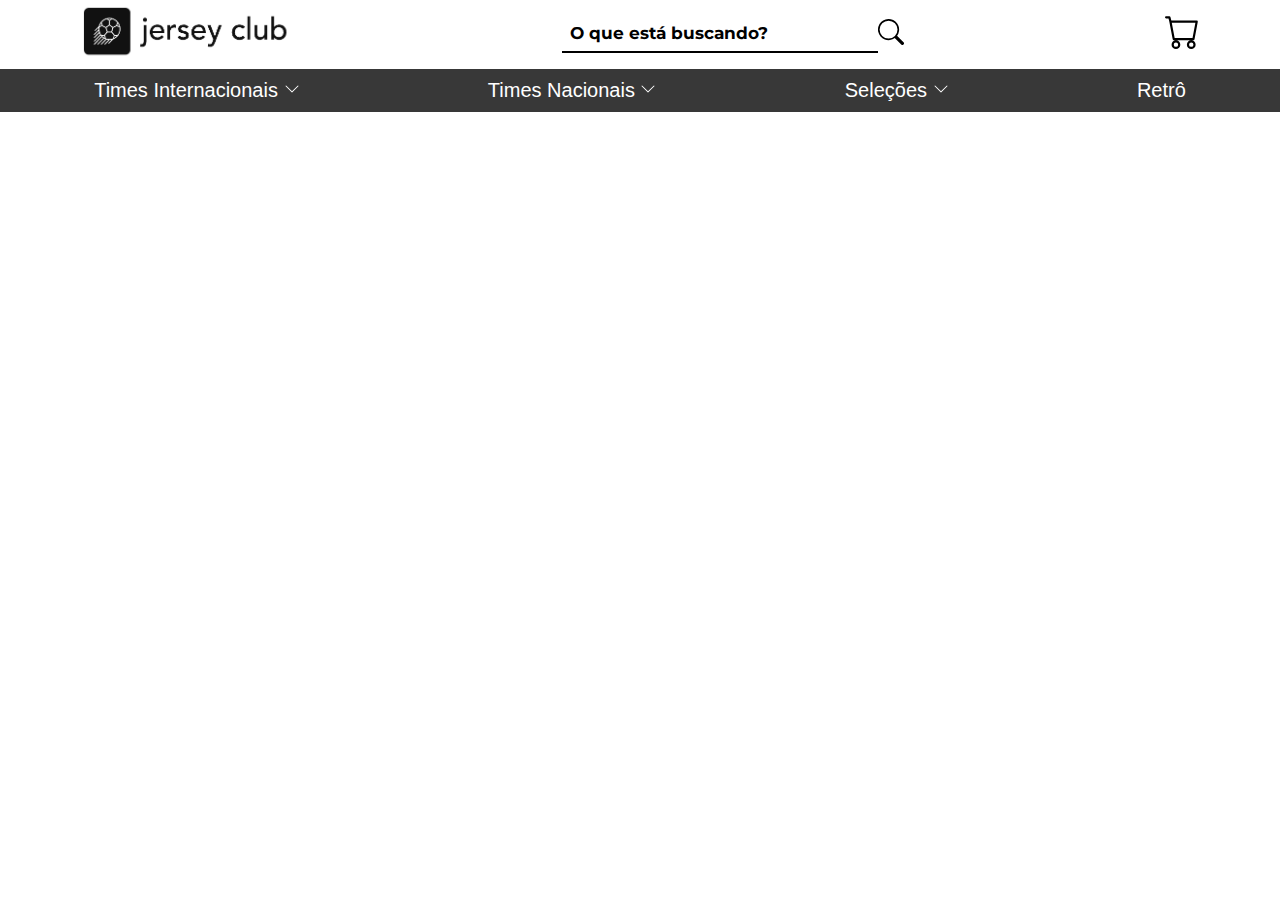
<file: adm.html>
<!DOCTYPE html>
<html lang="pt-BR">
<head>
    <meta charset="UTF-8">
    <meta name="viewport" content="width=device-width, initial-scale=1.0">
    <title>BSH FERRAMENTAS - BEM VINDO</title>
    <link rel="stylesheet" href="css/adm.css">
    <link rel="preconnect" href="https://fonts.googleapis.com">
    <link rel="preconnect" href="https://fonts.gstatic.com" crossorigin>
    <link href="https://fonts.googleapis.com/css2?family=Inter:wght@400;600;700&family=Montserrat:wght@500&display=swap" rel="stylesheet">
    <script type="module" src="js/adm.js" defer></script>
  </head>
<body>
  <header class="header">
    <a href="index.html" class="Logolotus"><img src="img/LOGO2.png" alt="jersey"></a>


<div class="barraSearch">
  <input type="text" class="search" placeholder="O que está buscando?">
    <a href="#">
      <svg xmlns="http://www.w3.org/2000/svg" width="26" height="26" fill="black" class="bi bi-search" viewBox="0 0 16 16">
          <path d="M11.742 10.344a6.5 6.5 0 1 0-1.397 1.398h-.001c.03.04.062.078.098.115l3.85 3.85a1 1 0 0 0 1.415-1.414l-3.85-3.85a1.007 1.007 0 0 0-.115-.1zM12 6.5a5.5 5.5 0 1 1-11 0 5.5 5.5 0 0 1 11 0z"/>
      </svg>
    </a>
</div>
  <a href="pgCarrinho.html">
      <svg xmlns="http://www.w3.org/2000/svg" width="35" height="35" fill="black" class="bi bi-cart" viewBox="0 0 16 16">
          <path d="M0 1.5A.5.5 0 0 1 .5 1H2a.5.5 0 0 1 .485.379L2.89 3H14.5a.5.5 0 0 1 .491.592l-1.5 8A.5.5 0 0 1 13 12H4a.5.5 0 0 1-.491-.408L2.01 3.607 1.61 2H.5a.5.5 0 0 1-.5-.5zM3.102 4l1.313 7h8.17l1.313-7H3.102zM5 12a2 2 0 1 0 0 4 2 2 0 0 0 0-4zm7 0a2 2 0 1 0 0 4 2 2 0 0 0 0-4zm-7 1a1 1 0 1 1 0 2 1 1 0 0 1 0-2zm7 0a1 1 0 1 1 0 2 1 1 0 0 1 0-2z"/>
      </svg>
  </a>  
</header>

<nav class="navHeader">
<div class="dropdown">
<button class="dropbtn">Times Internacionais
  <svg xmlns="http://www.w3.org/2000/svg" width="16" height="16" fill="currentColor" class="bi bi-chevron-down" viewBox="0 0 16 16">
    <path fill-rule="evenodd" d="M1.646 4.646a.5.5 0 0 1 .708 0L8 10.293l5.646-5.647a.5.5 0 0 1 .708.708l-6 6a.5.5 0 0 1-.708 0l-6-6a.5.5 0 0 1 0-.708z"/>
  </svg>
</button>
  <div class="dropdown-content">
    <div class="timesInt">
      <h4>Inglaterra</h4>
      <a href="pgProdutos.html" class="dropOpcao" id="ManchesterUnited"><img  src="[data-uri]" alt="Manchester United"></a>
      <a href="pgProdutos.html" class="dropOpcao" id="ManchesterCity"><img   src="[data-uri]" alt="Mancherter City"></a>
      <a href="pgProdutos.html" class="dropOpcao" id="Arsenal"><img src="[data-uri]" alt="Arsenal"></a>
      <a href="pgProdutos.html" class="dropOpcao" id="Liverpool"><img  src="[data-uri]" alt="Liverpool"></a>
    </div>
    <div class="timesInt">
      <h4>Itália</h4>
      <a href="pgProdutos.html" class="dropOpcao" id="Milan"><img  src="[data-uri]" alt="Milan"></a>
      <a href="pgProdutos.html" class="dropOpcao" id="InterMilao"><img  src="[data-uri]" alt="Inter de Milão"></a>
      <a href="pgProdutos.html" class="dropOpcao" id="Napoli"><img  src="[data-uri]" alt="Napoli"></a>
      <a href="pgProdutos.html" class="dropOpcao" id="Roma"><img  src="[data-uri]" alt="Roma"></a>
    </div>
    <div class="timesInt">
      <h4>Espanha</h4>
      <a href="pgProdutos.html" class="dropOpcao" id="Real"><img src="[data-uri]" alt="Real Madrid"></a>
      <a href="pgProdutos.html" class="dropOpcao" id="Barcelona"><img src="[data-uri]" alt="Barcelona"></a>
      <a href="pgProdutos.html" class="dropOpcao" id="AtleticoMadrid"><img src="[data-uri]" alt="Atlético de Madrid"></a>
    </div>
    <div class="timesInt">
      <h4>França</h4>
      <a href="pgProdutos.html" class="dropOpcao" id="PSG"><img src="[data-uri]" alt="PSG"></a>
    </div>


  </div>
</div>

<div class="dropdown">
<button class="dropbtn">Times Nacionais
  <svg xmlns="http://www.w3.org/2000/svg" width="16" height="16" fill="currentColor" class="bi bi-chevron-down" viewBox="0 0 16 16">
    <path fill-rule="evenodd" d="M1.646 4.646a.5.5 0 0 1 .708 0L8 10.293l5.646-5.647a.5.5 0 0 1 .708.708l-6 6a.5.5 0 0 1-.708 0l-6-6a.5.5 0 0 1 0-.708z"/>
  </svg>
</button>
  <div class="dropdown-content">
    <div class="timesBr">
      <a href="pgProdutos.html"><img class="dropOpcao" id="Corinthians" src="[data-uri]" alt=""></a>
      <a href="pgProdutos.html"><img class="dropOpcao" id="Palmeiras" src="[data-uri]" alt=""></a>
      <a href="pgProdutos.html"><img class="dropOpcao" id="AtleticoMineiro" src="[data-uri]" alt=""></a>
    </div>
    <div class="timesBr">
      <a href="pgProdutos.html"><img class="dropOpcao" id="Santos" src="[data-uri]" alt=""></a>
      <a href="pgProdutos.html"><img class="dropOpcao" id="Flamengo" src="[data-uri]" alt=""></a>
      <a href="pgProdutos.html"><img class="dropOpcao" id="SaoPaulo" src="[data-uri]" alt=""></a>
    </div>
    <div class="timesBr">
      <a href=""><img class="dropOpcao" src="[data-uri]" alt=""></a>
      <a href="pgProdutos.html"><img class="dropOpcao" id="Internacional" src="[data-uri]" alt=""></a>
      <a href=""><img class="dropOpcao" src="[data-uri]" alt=""></a>
    </div>
  </div>
</div>

<div class="dropdown">
<button class="dropbtn">Seleções
  <svg xmlns="http://www.w3.org/2000/svg" width="16" height="16" fill="currentColor" class="bi bi-chevron-down" viewBox="0 0 16 16">
    <path fill-rule="evenodd" d="M1.646 4.646a.5.5 0 0 1 .708 0L8 10.293l5.646-5.647a.5.5 0 0 1 .708.708l-6 6a.5.5 0 0 1-.708 0l-6-6a.5.5 0 0 1 0-.708z"/>
  </svg>
</button>
  <div class="dropdown-content">
      <div class="selecao">
        <a href="pgProdutos.html"><img class="dropOpcao" id="Brasil" src="[data-uri]" alt="Brasil"></a>
        <a href="pgProdutos.html"><img class="dropOpcao" id="Inglaterra" src="[data-uri]" alt="Inglaterra"></a>
        <a href="pgProdutos.html"><img class="dropOpcao" id="França" src="[data-uri]" alt="França"></a>
      </div>
      <div class="selecao">
        <a href="pgProdutos.html"><img class="dropOpcao" id="Argentina" src="[data-uri]" alt="Argentina"></a>
        <a href="pgProdutos.html"><img class="dropOpcao" id="Portugal" src="[data-uri]" alt="Portugal"></a>
        <a href="pgProdutos.html"><img class="dropOpcao" id="Espanha" src="[data-uri]" alt="Espanha"></a>
      </div>
  </div>
</div>

<div class="dropdown">
<a href="CamisasRetro.html" class="dropOpcao" id="Retro">Retrô</a>
  </div>
</div>
</nav>

<main class="Main">
  <div id="resultado"></div>
    
</main>
</body>
</file>
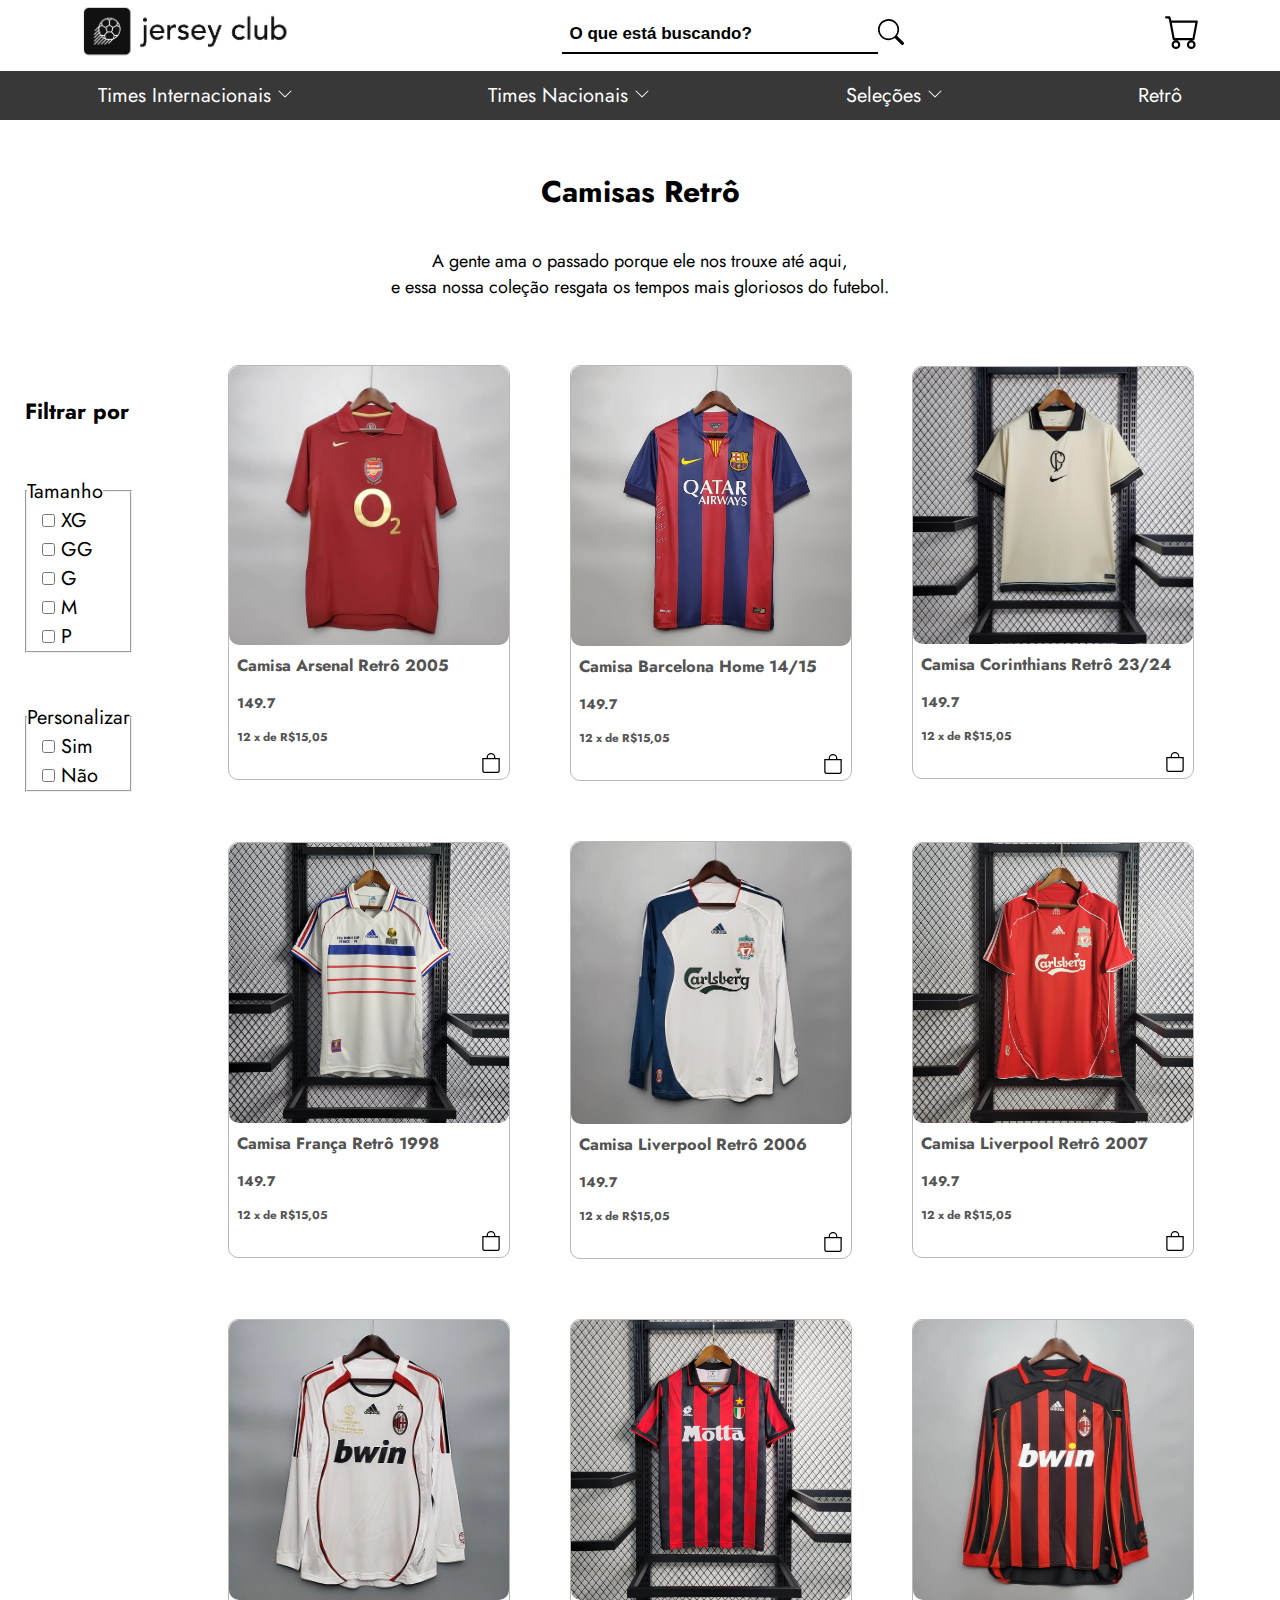
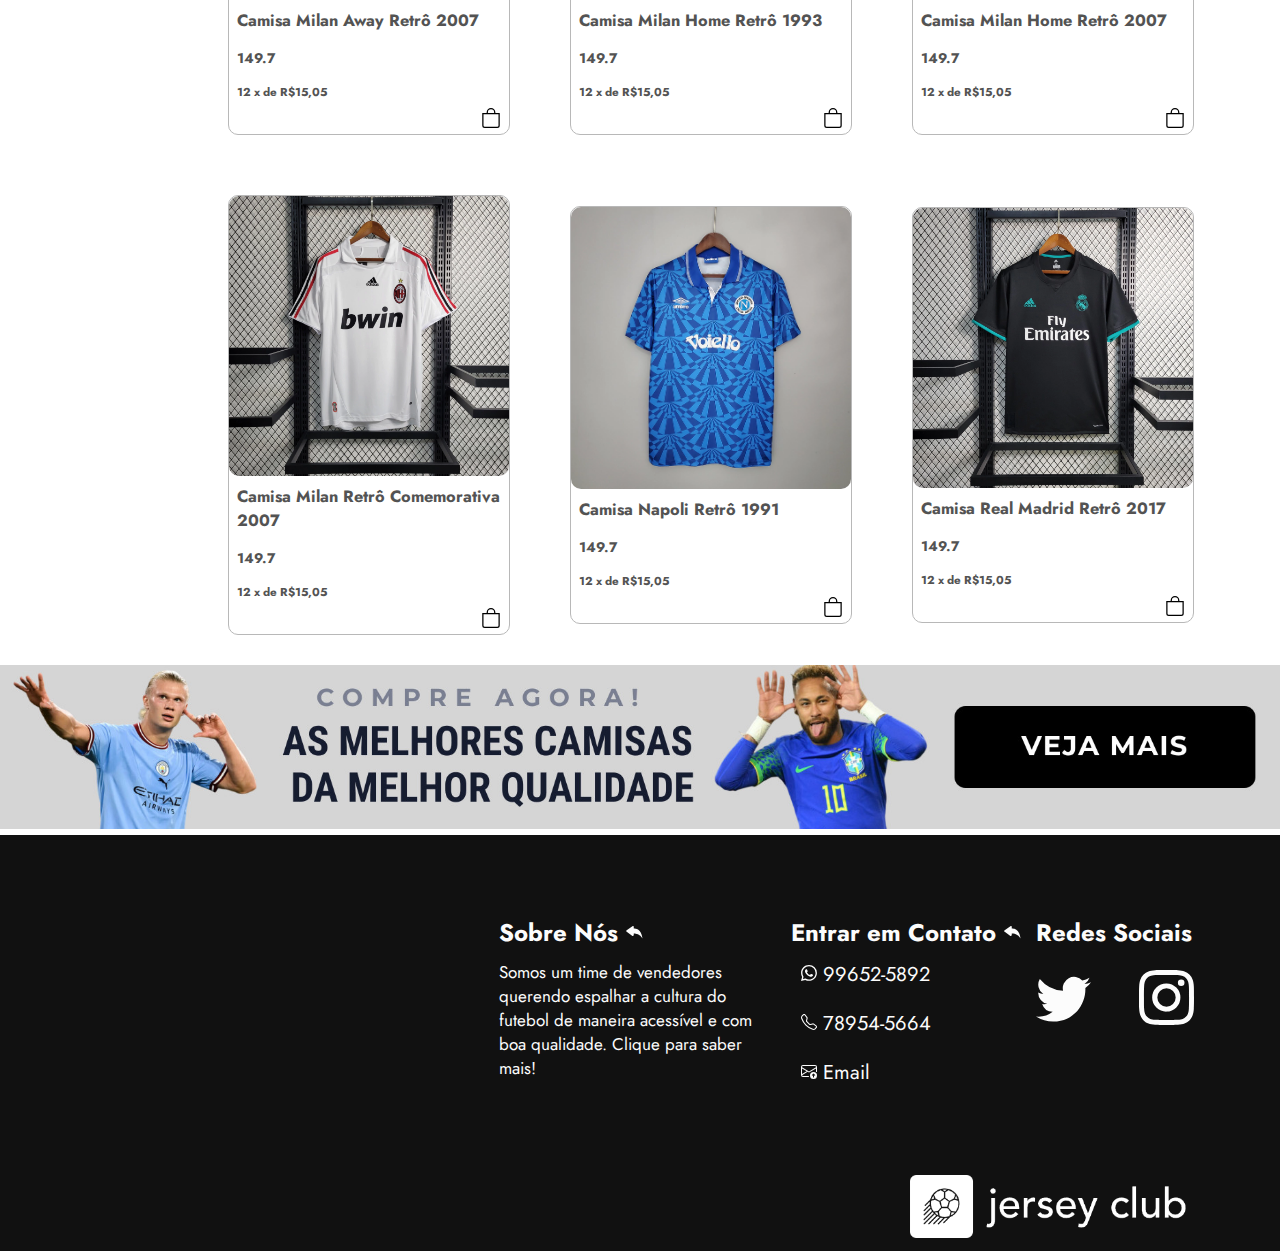
<file: CamisasRetro.html>
<!DOCTYPE html>
<html lang="en">
<head>
    <meta charset="UTF-8">
    <link rel="preconnect" href="https://fonts.googleapis.com">
<link rel="preconnect" href="https://fonts.gstatic.com" crossorigin>
<link href="https://fonts.googleapis.com/css2?family=Jost:wght@200;300;700&display=swap" rel="stylesheet">
    <meta name="viewport" content="width=device-width, initial-scale=1.0">
    <link rel="icon" type="image/x-icon" href="img/icone_JerseyClub.png">
    <link rel="stylesheet" href="css/Camisas.css">
    <title>Jersey Club</title>
    <script type="module" src="js/retro.js"></script>
</head>
<body>
    <header class="header">
        <a href="index.html" class="Logolotus"><img src="img/LOGO2.png" alt="jersey"></a>


  <div class="barraSearch">
      <input type="text" class="search" placeholder="O que está buscando?">
        <a href="#">
          <svg xmlns="http://www.w3.org/2000/svg" width="26" height="26" fill="black" class="bi bi-search" viewBox="0 0 16 16">
              <path d="M11.742 10.344a6.5 6.5 0 1 0-1.397 1.398h-.001c.03.04.062.078.098.115l3.85 3.85a1 1 0 0 0 1.415-1.414l-3.85-3.85a1.007 1.007 0 0 0-.115-.1zM12 6.5a5.5 5.5 0 1 1-11 0 5.5 5.5 0 0 1 11 0z"/>
          </svg>
        </a>
    </div>
      <a href="pgCarrinho.html">
          <svg xmlns="http://www.w3.org/2000/svg" width="35" height="35" fill="black" class="bi bi-cart" viewBox="0 0 16 16">
              <path d="M0 1.5A.5.5 0 0 1 .5 1H2a.5.5 0 0 1 .485.379L2.89 3H14.5a.5.5 0 0 1 .491.592l-1.5 8A.5.5 0 0 1 13 12H4a.5.5 0 0 1-.491-.408L2.01 3.607 1.61 2H.5a.5.5 0 0 1-.5-.5zM3.102 4l1.313 7h8.17l1.313-7H3.102zM5 12a2 2 0 1 0 0 4 2 2 0 0 0 0-4zm7 0a2 2 0 1 0 0 4 2 2 0 0 0 0-4zm-7 1a1 1 0 1 1 0 2 1 1 0 0 1 0-2zm7 0a1 1 0 1 1 0 2 1 1 0 0 1 0-2z"/>
          </svg>
      </a>  
</header>

<nav class="navHeader">
  <div class="dropdown">
    <button class="dropbtn">Times Internacionais
      <svg xmlns="http://www.w3.org/2000/svg" width="16" height="16" fill="currentColor" class="bi bi-chevron-down" viewBox="0 0 16 16">
        <path fill-rule="evenodd" d="M1.646 4.646a.5.5 0 0 1 .708 0L8 10.293l5.646-5.647a.5.5 0 0 1 .708.708l-6 6a.5.5 0 0 1-.708 0l-6-6a.5.5 0 0 1 0-.708z"/>
      </svg>
  </button>
      <div class="dropdown-content">
        <div class="timesInt">
          <h4>Inglaterra</h4>
          <a href="pgProdutos.html" class="dropOpcao" id="ManchesterUnited"><img  src="[data-uri]" alt="Manchester United"></a>
          <a href="pgProdutos.html" class="dropOpcao" id="ManchesterCity"><img   src="[data-uri]" alt="Mancherter City"></a>
          <a href="pgProdutos.html" class="dropOpcao" id="Arsenal"><img src="[data-uri]" alt="Arsenal"></a>
          <a href="pgProdutos.html" class="dropOpcao" id="Liverpool"><img  src="[data-uri]" alt="Liverpool"></a>
        </div>
        <div class="timesInt">
          <h4>Itália</h4>
          <a href="pgProdutos.html" class="dropOpcao" id="Milan"><img  src="[data-uri]" alt="Milan"></a>
          <a href="pgProdutos.html" class="dropOpcao" id="InterMilao"><img  src="[data-uri]" alt="Inter de Milão"></a>
          <a href="pgProdutos.html" class="dropOpcao" id="Napoli"><img  src="[data-uri]" alt="Napoli"></a>
          <a href="pgProdutos.html" class="dropOpcao" id="Roma"><img  src="[data-uri]" alt="Roma"></a>
        </div>
        <div class="timesInt">
          <h4>Espanha</h4>
          <a href="pgProdutos.html" class="dropOpcao" id="Real"><img src="[data-uri]" alt="Real Madrid"></a>
          <a href="pgProdutos.html" class="dropOpcao" id="Barcelona"><img src="[data-uri]" alt="Barcelona"></a>
          <a href="pgProdutos.html" class="dropOpcao" id="AtleticoMadrid"><img src="[data-uri]" alt="Atlético de Madrid"></a>
        </div>
        <div class="timesInt">
          <h4>França</h4>
          <a href="pgProdutos.html" class="dropOpcao" id="PSG"><img src="[data-uri]" alt="PSG"></a>
        </div>


      </div>
    </div>

  <div class="dropdown">
    <button class="dropbtn">Times Nacionais
      <svg xmlns="http://www.w3.org/2000/svg" width="16" height="16" fill="currentColor" class="bi bi-chevron-down" viewBox="0 0 16 16">
        <path fill-rule="evenodd" d="M1.646 4.646a.5.5 0 0 1 .708 0L8 10.293l5.646-5.647a.5.5 0 0 1 .708.708l-6 6a.5.5 0 0 1-.708 0l-6-6a.5.5 0 0 1 0-.708z"/>
      </svg>
    </button>
      <div class="dropdown-content">
        <div class="timesBr">
          <a href="pgProdutos.html"><img class="dropOpcao" id="Corinthians" src="[data-uri]" alt=""></a>
          <a href="pgProdutos.html"><img class="dropOpcao" id="Palmeiras" src="[data-uri]" alt=""></a>
          <a href="pgProdutos.html"><img class="dropOpcao" id="AtleticoMineiro" src="[data-uri]" alt=""></a>
        </div>
        <div class="timesBr">
          <a href="pgProdutos.html"><img class="dropOpcao" id="Santos" src="[data-uri]" alt=""></a>
          <a href="pgProdutos.html"><img class="dropOpcao" id="Flamengo" src="[data-uri]" alt=""></a>
          <a href="pgProdutos.html"><img class="dropOpcao" id="SaoPaulo" src="[data-uri]" alt=""></a>
        </div>
        <div class="timesBr">
          <a href=""><img class="dropOpcao" src="[data-uri]" alt=""></a>
          <a href="pgProdutos.html"><img class="dropOpcao" id="Internacional" src="[data-uri]" alt=""></a>
          <a href=""><img class="dropOpcao" src="[data-uri]" alt=""></a>
        </div>
      </div>
  </div>

  <div class="dropdown">
    <button class="dropbtn">Seleções
      <svg xmlns="http://www.w3.org/2000/svg" width="16" height="16" fill="currentColor" class="bi bi-chevron-down" viewBox="0 0 16 16">
        <path fill-rule="evenodd" d="M1.646 4.646a.5.5 0 0 1 .708 0L8 10.293l5.646-5.647a.5.5 0 0 1 .708.708l-6 6a.5.5 0 0 1-.708 0l-6-6a.5.5 0 0 1 0-.708z"/>
      </svg>
    </button>
      <div class="dropdown-content">
          <div class="selecao">
            <a href="pgProdutos.html"><img class="dropOpcao" id="Brasil" src="[data-uri]" alt="Brasil"></a>
            <a href="pgProdutos.html"><img class="dropOpcao" id="Inglaterra" src="[data-uri]" alt="Inglaterra"></a>
            <a href="pgProdutos.html"><img class="dropOpcao" id="França" src="[data-uri]" alt="França"></a>
          </div>
          <div class="selecao">
            <a href="pgProdutos.html"><img class="dropOpcao" id="Argentina" src="[data-uri]" alt="Argentina"></a>
            <a href="pgProdutos.html"><img class="dropOpcao" id="Portugal" src="[data-uri]" alt="Portugal"></a>
            <a href="pgProdutos.html"><img class="dropOpcao" id="Espanha" src="[data-uri]" alt="Espanha"></a>
          </div>
      </div>
  </div>

  <div class="dropdown">
    <a href="CamisasRetro.html" class="dropOpcao" id="Retro">Retrô</a>
      </div>
  </div>
</nav>


<h1 class="tituloManUnited">Camisas Retrô</h1>
  <p class="pManUnited">A gente ama o passado porque ele nos trouxe até aqui,<br> e essa nossa coleção resgata os tempos mais gloriosos do futebol.</p>

<div class="produtos">
  <div class="checkcamisa">
    <h1>Filtrar por</h1>
    <form action="cadastro.php" method="get" autocomplete="on">
      <fieldset class="tamanhoCamisa">
        <legend>Tamanho</legend>
        <input type="checkbox" name="esxg" id="iesxg"> <label for="iesxg">XG<br></label>
        <input type="checkbox" name="esgg" id="iesgg"> <label for="iesgg">GG<br></label>
        <input type="checkbox" name="esg" id="iesg"> <label for="iesg">G<br></label>
        <input type="checkbox" name="esm" id="iesm"> <label for="iesm">M<br></label>
        <input type="checkbox" name="esp" id="iesp"> <label for="iesp">P<br></label>
      </fieldset>

      <fieldset class="personalizar">
        <legend>Personalizar</legend>
        <input type="checkbox" name="essim" id="iessim"> <label for="iessim">Sim<br></label>
        <input type="checkbox" name="esnao" id="iesnao"> <label for="iesnao">Não<br></label>
      </fieldset>
  </div>

  <div class="galerry" id="camisa_product_grid">
    <!-- <div class="content">
      <a href="">
        <img src="img/camisaCorinthiansRetrô23_24.png" alt="">
        <h3>Camisa Corinthians Retrô 2023</h3>
        <h4>149,70</h4>
        <h5>12 x de R$15,05</h5>
      </a>
        <svg xmlns="http://www.w3.org/2000/svg" width="20" height="20" fill="black" class="bi bi-bag" viewBox="0 0 16 16">
          <path d="M8 1a2.5 2.5 0 0 1 2.5 2.5V4h-5v-.5A2.5 2.5 0 0 1 8 1zm3.5 3v-.5a3.5 3.5 0 1 0-7 0V4H1v10a2 2 0 0 0 2 2h10a2 2 0 0 0 2-2V4h-3.5zM2 5h12v9a1 1 0 0 1-1 1H3a1 1 0 0 1-1-1V5z"/>
        </svg>
      

    </div>

    <div class="content">
      <a href="">
        <img src="img/camisaMilanRetroComemorativa2007.png" alt="">
        <h3>Camisa Milan Retrô Comemorativa 2007</h3>
        <h4>149,70</h4>
        <h5>12 x de R$15,05</h5>
      </a>
        <svg xmlns="http://www.w3.org/2000/svg" width="20" height="20" fill="black" class="bi bi-bag" viewBox="0 0 16 16">
          <path d="M8 1a2.5 2.5 0 0 1 2.5 2.5V4h-5v-.5A2.5 2.5 0 0 1 8 1zm3.5 3v-.5a3.5 3.5 0 1 0-7 0V4H1v10a2 2 0 0 0 2 2h10a2 2 0 0 0 2-2V4h-3.5zM2 5h12v9a1 1 0 0 1-1 1H3a1 1 0 0 1-1-1V5z"/>
        </svg>
    </div>

    <div class="content">
      <a href="">
        <img src="img/camisaNapoliRetro91_93.png" alt="">
        <h3>Camisa Napoli Retrô 1991</h3>
        <h4>139,70</h4>
        <h5>12 x de R$14,03</h5>
      </a>
        <svg xmlns="http://www.w3.org/2000/svg" width="20" height="20 " fill="black" class="bi bi-bag" viewBox="0 0 16 16">
          <path d="M8 1a2.5 2.5 0 0 1 2.5 2.5V4h-5v-.5A2.5 2.5 0 0 1 8 1zm3.5 3v-.5a3.5 3.5 0 1 0-7 0V4H1v10a2 2 0 0 0 2 2h10a2 2 0 0 0 2-2V4h-3.5zM2 5h12v9a1 1 0 0 1-1 1H3a1 1 0 0 1-1-1V5z"/>
        </svg>
    </div>
    <div class="content">
      <a href="">
        <img src="img/camisaLiverpooRetro2006_2007.png" alt="">
        <h3>Camisa Liverpool Retrô 2006</h3>
        <h4>139,70</h4>
        <h5>12 x de R$14,03</h5>
      </a>
        <svg xmlns="http://www.w3.org/2000/svg" width="20" height="20 " fill="black" class="bi bi-bag" viewBox="0 0 16 16">
          <path d="M8 1a2.5 2.5 0 0 1 2.5 2.5V4h-5v-.5A2.5 2.5 0 0 1 8 1zm3.5 3v-.5a3.5 3.5 0 1 0-7 0V4H1v10a2 2 0 0 0 2 2h10a2 2 0 0 0 2-2V4h-3.5zM2 5h12v9a1 1 0 0 1-1 1H3a1 1 0 0 1-1-1V5z"/>
        </svg>
    </div>

    <div class="galerry">
      <div class="content">
        <a href="">
          <img src="img/camisaLiverpooRetro2007_2008.png" alt="">
          <h3>Camisa Liverpool Retrô 2007</h3>
          <h4>149,70</h4>
          <h5>12 x de R$15,05</h5>
        </a>
          <svg xmlns="http://www.w3.org/2000/svg" width="20" height="20" fill="black" class="bi bi-bag" viewBox="0 0 16 16">
            <path d="M8 1a2.5 2.5 0 0 1 2.5 2.5V4h-5v-.5A2.5 2.5 0 0 1 8 1zm3.5 3v-.5a3.5 3.5 0 1 0-7 0V4H1v10a2 2 0 0 0 2 2h10a2 2 0 0 0 2-2V4h-3.5zM2 5h12v9a1 1 0 0 1-1 1H3a1 1 0 0 1-1-1V5z"/>
          </svg>
        
  
      </div>
  
      <div class="content">
        <a href="">
          <img src="img/camisaMilanAwayRetro2007.png" alt="">
          <h3>Camisa Milan Away Retrô 2007</h3>
          <h4>149,70</h4>
          <h5>12 x de R$15,05</h5>
        </a>
          <svg xmlns="http://www.w3.org/2000/svg" width="20" height="20" fill="black" class="bi bi-bag" viewBox="0 0 16 16">
            <path d="M8 1a2.5 2.5 0 0 1 2.5 2.5V4h-5v-.5A2.5 2.5 0 0 1 8 1zm3.5 3v-.5a3.5 3.5 0 1 0-7 0V4H1v10a2 2 0 0 0 2 2h10a2 2 0 0 0 2-2V4h-3.5zM2 5h12v9a1 1 0 0 1-1 1H3a1 1 0 0 1-1-1V5z"/>
          </svg>
      </div>
  
      <div class="content">
        <a href="">
          <img src="img/camisaMilanHomeRetro2007.png" alt="">
          <h3>Camisa Milan Home Retrô 2007</h3>
          <h4>139,70</h4>
          <h5>12 x de R$14,03</h5>
        </a>
          <svg xmlns="http://www.w3.org/2000/svg" width="20" height="20 " fill="black" class="bi bi-bag" viewBox="0 0 16 16">
            <path d="M8 1a2.5 2.5 0 0 1 2.5 2.5V4h-5v-.5A2.5 2.5 0 0 1 8 1zm3.5 3v-.5a3.5 3.5 0 1 0-7 0V4H1v10a2 2 0 0 0 2 2h10a2 2 0 0 0 2-2V4h-3.5zM2 5h12v9a1 1 0 0 1-1 1H3a1 1 0 0 1-1-1V5z"/>
          </svg>
      </div>
      <div class="content">
        <a href="">
          <img src="img/camisaMilanHomeRetro1993.png" alt="">
          <h3>Camisa Milan Home Retrô 1993</h3>
          <h4>299,99</h4>
          <h5>12 x de R$14,03</h5>
        </a>
          <svg xmlns="http://www.w3.org/2000/svg" width="20" height="20 " fill="black" class="bi bi-bag" viewBox="0 0 16 16">
            <path d="M8 1a2.5 2.5 0 0 1 2.5 2.5V4h-5v-.5A2.5 2.5 0 0 1 8 1zm3.5 3v-.5a3.5 3.5 0 1 0-7 0V4H1v10a2 2 0 0 0 2 2h10a2 2 0 0 0 2-2V4h-3.5zM2 5h12v9a1 1 0 0 1-1 1H3a1 1 0 0 1-1-1V5z"/>
          </svg>
      </div>

      <div class="content">
        <a href="">
          <img src="img/camisaArsenalRetrô2005_2006.png" alt="">
          <h3>Camisa Arsenal Retrô 2005</h3>
          <h4>299,99</h4>
          <h5>12 x de R$14,03</h5>
        </a>
          <svg xmlns="http://www.w3.org/2000/svg" width="20" height="20 " fill="black" class="bi bi-bag" viewBox="0 0 16 16">
            <path d="M8 1a2.5 2.5 0 0 1 2.5 2.5V4h-5v-.5A2.5 2.5 0 0 1 8 1zm3.5 3v-.5a3.5 3.5 0 1 0-7 0V4H1v10a2 2 0 0 0 2 2h10a2 2 0 0 0 2-2V4h-3.5zM2 5h12v9a1 1 0 0 1-1 1H3a1 1 0 0 1-1-1V5z"/>
          </svg>
      </div>

      <div class="content">
        <a href="">
          <img src="img/camisaBarcelonaHome14_15.png" alt="">
          <h3>Camisa Barcelona Retrô 2014</h3>
          <h4>299,99</h4>
          <h5>12 x de R$14,03</h5>
        </a>
          <svg xmlns="http://www.w3.org/2000/svg" width="20" height="20 " fill="black" class="bi bi-bag" viewBox="0 0 16 16">
            <path d="M8 1a2.5 2.5 0 0 1 2.5 2.5V4h-5v-.5A2.5 2.5 0 0 1 8 1zm3.5 3v-.5a3.5 3.5 0 1 0-7 0V4H1v10a2 2 0 0 0 2 2h10a2 2 0 0 0 2-2V4h-3.5zM2 5h12v9a1 1 0 0 1-1 1H3a1 1 0 0 1-1-1V5z"/>
          </svg>
      </div>

      <div class="content">
        <a href="">
          <img src="img/camisaFlamengoRetrô2008_2009.png" alt="">
          <h3>Camisa Flamengo Retrô 2008</h3>
          <h4>299,99</h4>
          <h5>12 x de R$14,03</h5>
        </a>
          <svg xmlns="http://www.w3.org/2000/svg" width="20" height="20 " fill="black" class="bi bi-bag" viewBox="0 0 16 16">
            <path d="M8 1a2.5 2.5 0 0 1 2.5 2.5V4h-5v-.5A2.5 2.5 0 0 1 8 1zm3.5 3v-.5a3.5 3.5 0 1 0-7 0V4H1v10a2 2 0 0 0 2 2h10a2 2 0 0 0 2-2V4h-3.5zM2 5h12v9a1 1 0 0 1-1 1H3a1 1 0 0 1-1-1V5z"/>
          </svg>
      </div>

      <div class="content">
        <a href="">
          <img src="img/camisafrancaAwayRetrô1998.png" alt="">
          <h3>Camisa França Retrô 1998</h3>
          <h4>299,99</h4>
          <h5>12 x de R$14,03</h5>
        </a>
          <svg xmlns="http://www.w3.org/2000/svg" width="20" height="20 " fill="black" class="bi bi-bag" viewBox="0 0 16 16">
            <path d="M8 1a2.5 2.5 0 0 1 2.5 2.5V4h-5v-.5A2.5 2.5 0 0 1 8 1zm3.5 3v-.5a3.5 3.5 0 1 0-7 0V4H1v10a2 2 0 0 0 2 2h10a2 2 0 0 0 2-2V4h-3.5zM2 5h12v9a1 1 0 0 1-1 1H3a1 1 0 0 1-1-1V5z"/>
          </svg>
      </div>
    </div> -->
  </div>
</div>

<div class="bannerSCCP">
  <a href="index.html"><img src="img/BANNERNEYMAR.jpg" alt="" width="100%"></a>
</div>


<footer>
  <div class="allFooter">

    <div class="mapa">
      <iframe src="https://www.google.com/maps/embed?pb=!1m18!1m12!1m3!1d14629.878495373534!2d-46.474050581778755!3d-23.551571140543516!2m3!1f0!2f0!3f0!3m2!1i1024!2i768!4f13.1!3m3!1m2!1s0x94ce66dec98fb855%3A0xf2b061ffbcd2ecf8!2sNeo%20Qu%C3%ADmica%20Arena!5e0!3m2!1spt-BR!2sbr!4v1693575037044!5m2!1spt-BR!2sbr" width="400" height="250" style="border:0;" allowfullscreen="" loading="lazy" referrerpolicy="no-referrer-when-downgrade"></iframe>
    </div>
  

  <div class="sobreNos">
    <a href="SobreNos.html">
    <h2>Sobre Nós <svg xmlns="http://www.w3.org/2000/svg" width="20" height="20" fill="currentColor" class="bi bi-reply-fill" viewBox="0 0 16 16">
      <path d="M5.921 11.9 1.353 8.62a.719.719 0 0 1 0-1.238L5.921 4.1A.716.716 0 0 1 7 4.719V6c1.5 0 6 0 7 8-2.5-4.5-7-4-7-4v1.281c0 .56-.606.898-1.079.62z"/>
    </svg></h3>
    <p>Somos um time de vendedores querendo espalhar a cultura do futebol de maneira acessível e com boa qualidade. Clique para saber mais!</p>
  </a>
  </div>

  <div class="entreContato">
    <a href="EntreEmContato.html">
    <h2>Entrar em Contato <svg xmlns="http://www.w3.org/2000/svg" width="20" height="20" fill="currentColor" class="bi bi-reply-fill" viewBox="0 0 16 16">
      <path d="M5.921 11.9 1.353 8.62a.719.719 0 0 1 0-1.238L5.921 4.1A.716.716 0 0 1 7 4.719V6c1.5 0 6 0 7 8-2.5-4.5-7-4-7-4v1.281c0 .56-.606.898-1.079.62z"/>
    </svg></h3>
    <p><svg xmlns="http://www.w3.org/2000/svg" width="16" height="16" fill="currentColor" class="bi bi-whatsapp" viewBox="0 0 16 16">
      <path d="M13.601 2.326A7.854 7.854 0 0 0 7.994 0C3.627 0 .068 3.558.064 7.926c0 1.399.366 2.76 1.057 3.965L0 16l4.204-1.102a7.933 7.933 0 0 0 3.79.965h.004c4.368 0 7.926-3.558 7.93-7.93A7.898 7.898 0 0 0 13.6 2.326zM7.994 14.521a6.573 6.573 0 0 1-3.356-.92l-.24-.144-2.494.654.666-2.433-.156-.251a6.56 6.56 0 0 1-1.007-3.505c0-3.626 2.957-6.584 6.591-6.584a6.56 6.56 0 0 1 4.66 1.931 6.557 6.557 0 0 1 1.928 4.66c-.004 3.639-2.961 6.592-6.592 6.592zm3.615-4.934c-.197-.099-1.17-.578-1.353-.646-.182-.065-.315-.099-.445.099-.133.197-.513.646-.627.775-.114.133-.232.148-.43.05-.197-.1-.836-.308-1.592-.985-.59-.525-.985-1.175-1.103-1.372-.114-.198-.011-.304.088-.403.087-.088.197-.232.296-.346.1-.114.133-.198.198-.33.065-.134.034-.248-.015-.347-.05-.099-.445-1.076-.612-1.47-.16-.389-.323-.335-.445-.34-.114-.007-.247-.007-.38-.007a.729.729 0 0 0-.529.247c-.182.198-.691.677-.691 1.654 0 .977.71 1.916.81 2.049.098.133 1.394 2.132 3.383 2.992.47.205.84.326 1.129.418.475.152.904.129 1.246.08.38-.058 1.171-.48 1.338-.943.164-.464.164-.86.114-.943-.049-.084-.182-.133-.38-.232z"/>
    </svg>
    99652-5892
  </p>
    <p>
      <svg xmlns="http://www.w3.org/2000/svg" width="16" height="16" fill="currentColor" class="bi bi-telephone" viewBox="0 0 16 16">
        <path d="M3.654 1.328a.678.678 0 0 0-1.015-.063L1.605 2.3c-.483.484-.661 1.169-.45 1.77a17.568 17.568 0 0 0 4.168 6.608 17.569 17.569 0 0 0 6.608 4.168c.601.211 1.286.033 1.77-.45l1.034-1.034a.678.678 0 0 0-.063-1.015l-2.307-1.794a.678.678 0 0 0-.58-.122l-2.19.547a1.745 1.745 0 0 1-1.657-.459L5.482 8.062a1.745 1.745 0 0 1-.46-1.657l.548-2.19a.678.678 0 0 0-.122-.58L3.654 1.328zM1.884.511a1.745 1.745 0 0 1 2.612.163L6.29 2.98c.329.423.445.974.315 1.494l-.547 2.19a.678.678 0 0 0 .178.643l2.457 2.457a.678.678 0 0 0 .644.178l2.189-.547a1.745 1.745 0 0 1 1.494.315l2.306 1.794c.829.645.905 1.87.163 2.611l-1.034 1.034c-.74.74-1.846 1.065-2.877.702a18.634 18.634 0 0 1-7.01-4.42 18.634 18.634 0 0 1-4.42-7.009c-.362-1.03-.037-2.137.703-2.877L1.885.511z"/>
      </svg>
      78954-5664
    </p>
    <p>
      <svg xmlns="http://www.w3.org/2000/svg" width="16" height="16" fill="currentColor" class="bi bi-envelope-arrow-up" viewBox="0 0 16 16">
        <path d="M0 4a2 2 0 0 1 2-2h12a2 2 0 0 1 2 2v4.5a.5.5 0 0 1-1 0V5.383l-7 4.2-1.326-.795-5.64 3.47A1 1 0 0 0 2 13h5.5a.5.5 0 0 1 0 1H2a2 2 0 0 1-2-1.99V4Zm1 7.105 4.708-2.897L1 5.383v5.722ZM1 4v.217l7 4.2 7-4.2V4a1 1 0 0 0-1-1H2a1 1 0 0 0-1 1Z"/>
        <path d="M12.5 16a3.5 3.5 0 1 0 0-7 3.5 3.5 0 0 0 0 7Zm.354-5.354 1.25 1.25a.5.5 0 0 1-.708.708L13 12.207V14a.5.5 0 0 1-1 0v-1.717l-.28.305a.5.5 0 0 1-.737-.676l1.149-1.25a.5.5 0 0 1 .722-.016Z"/>
      </svg>
      Email
    </p>
  </a>
  </div>

  <div class="redesSociais">
    <h2>Redes Sociais</h2>
    <div class="linkRedes">
      <a href="">
        <svg xmlns="http://www.w3.org/2000/svg" width="55" height="55" fill="currentColor" class="bi bi-twitter" viewBox="0 0 16 16">
          <path d="M5.026 15c6.038 0 9.341-5.003 9.341-9.334 0-.14 0-.282-.006-.422A6.685 6.685 0 0 0 16 3.542a6.658 6.658 0 0 1-1.889.518 3.301 3.301 0 0 0 1.447-1.817 6.533 6.533 0 0 1-2.087.793A3.286 3.286 0 0 0 7.875 6.03a9.325 9.325 0 0 1-6.767-3.429 3.289 3.289 0 0 0 1.018 4.382A3.323 3.323 0 0 1 .64 6.575v.045a3.288 3.288 0 0 0 2.632 3.218 3.203 3.203 0 0 1-.865.115 3.23 3.23 0 0 1-.614-.057 3.283 3.283 0 0 0 3.067 2.277A6.588 6.588 0 0 1 .78 13.58a6.32 6.32 0 0 1-.78-.045A9.344 9.344 0 0 0 5.026 15z"/>
        </svg>
      </a>
      <a href="">
        <svg xmlns="http://www.w3.org/2000/svg" width="55" height="55" fill="currentColor" class="bi bi-instagram" viewBox="0 0 16 16">
          <path d="M8 0C5.829 0 5.556.01 4.703.048 3.85.088 3.269.222 2.76.42a3.917 3.917 0 0 0-1.417.923A3.927 3.927 0 0 0 .42 2.76C.222 3.268.087 3.85.048 4.7.01 5.555 0 5.827 0 8.001c0 2.172.01 2.444.048 3.297.04.852.174 1.433.372 1.942.205.526.478.972.923 1.417.444.445.89.719 1.416.923.51.198 1.09.333 1.942.372C5.555 15.99 5.827 16 8 16s2.444-.01 3.298-.048c.851-.04 1.434-.174 1.943-.372a3.916 3.916 0 0 0 1.416-.923c.445-.445.718-.891.923-1.417.197-.509.332-1.09.372-1.942C15.99 10.445 16 10.173 16 8s-.01-2.445-.048-3.299c-.04-.851-.175-1.433-.372-1.941a3.926 3.926 0 0 0-.923-1.417A3.911 3.911 0 0 0 13.24.42c-.51-.198-1.092-.333-1.943-.372C10.443.01 10.172 0 7.998 0h.003zm-.717 1.442h.718c2.136 0 2.389.007 3.232.046.78.035 1.204.166 1.486.275.373.145.64.319.92.599.28.28.453.546.598.92.11.281.24.705.275 1.485.039.843.047 1.096.047 3.231s-.008 2.389-.047 3.232c-.035.78-.166 1.203-.275 1.485a2.47 2.47 0 0 1-.599.919c-.28.28-.546.453-.92.598-.28.11-.704.24-1.485.276-.843.038-1.096.047-3.232.047s-2.39-.009-3.233-.047c-.78-.036-1.203-.166-1.485-.276a2.478 2.478 0 0 1-.92-.598 2.48 2.48 0 0 1-.6-.92c-.109-.281-.24-.705-.275-1.485-.038-.843-.046-1.096-.046-3.233 0-2.136.008-2.388.046-3.231.036-.78.166-1.204.276-1.486.145-.373.319-.64.599-.92.28-.28.546-.453.92-.598.282-.11.705-.24 1.485-.276.738-.034 1.024-.044 2.515-.045v.002zm4.988 1.328a.96.96 0 1 0 0 1.92.96.96 0 0 0 0-1.92zm-4.27 1.122a4.109 4.109 0 1 0 0 8.217 4.109 4.109 0 0 0 0-8.217zm0 1.441a2.667 2.667 0 1 1 0 5.334 2.667 2.667 0 0 1 0-5.334z"/>
        </svg>
      </a>
    </div>
  </div>
</div>
  <div class="logo">
  <img src="img/LOGO3.png" alt="">
 </div>
</footer>

</body>
</html>
</file>
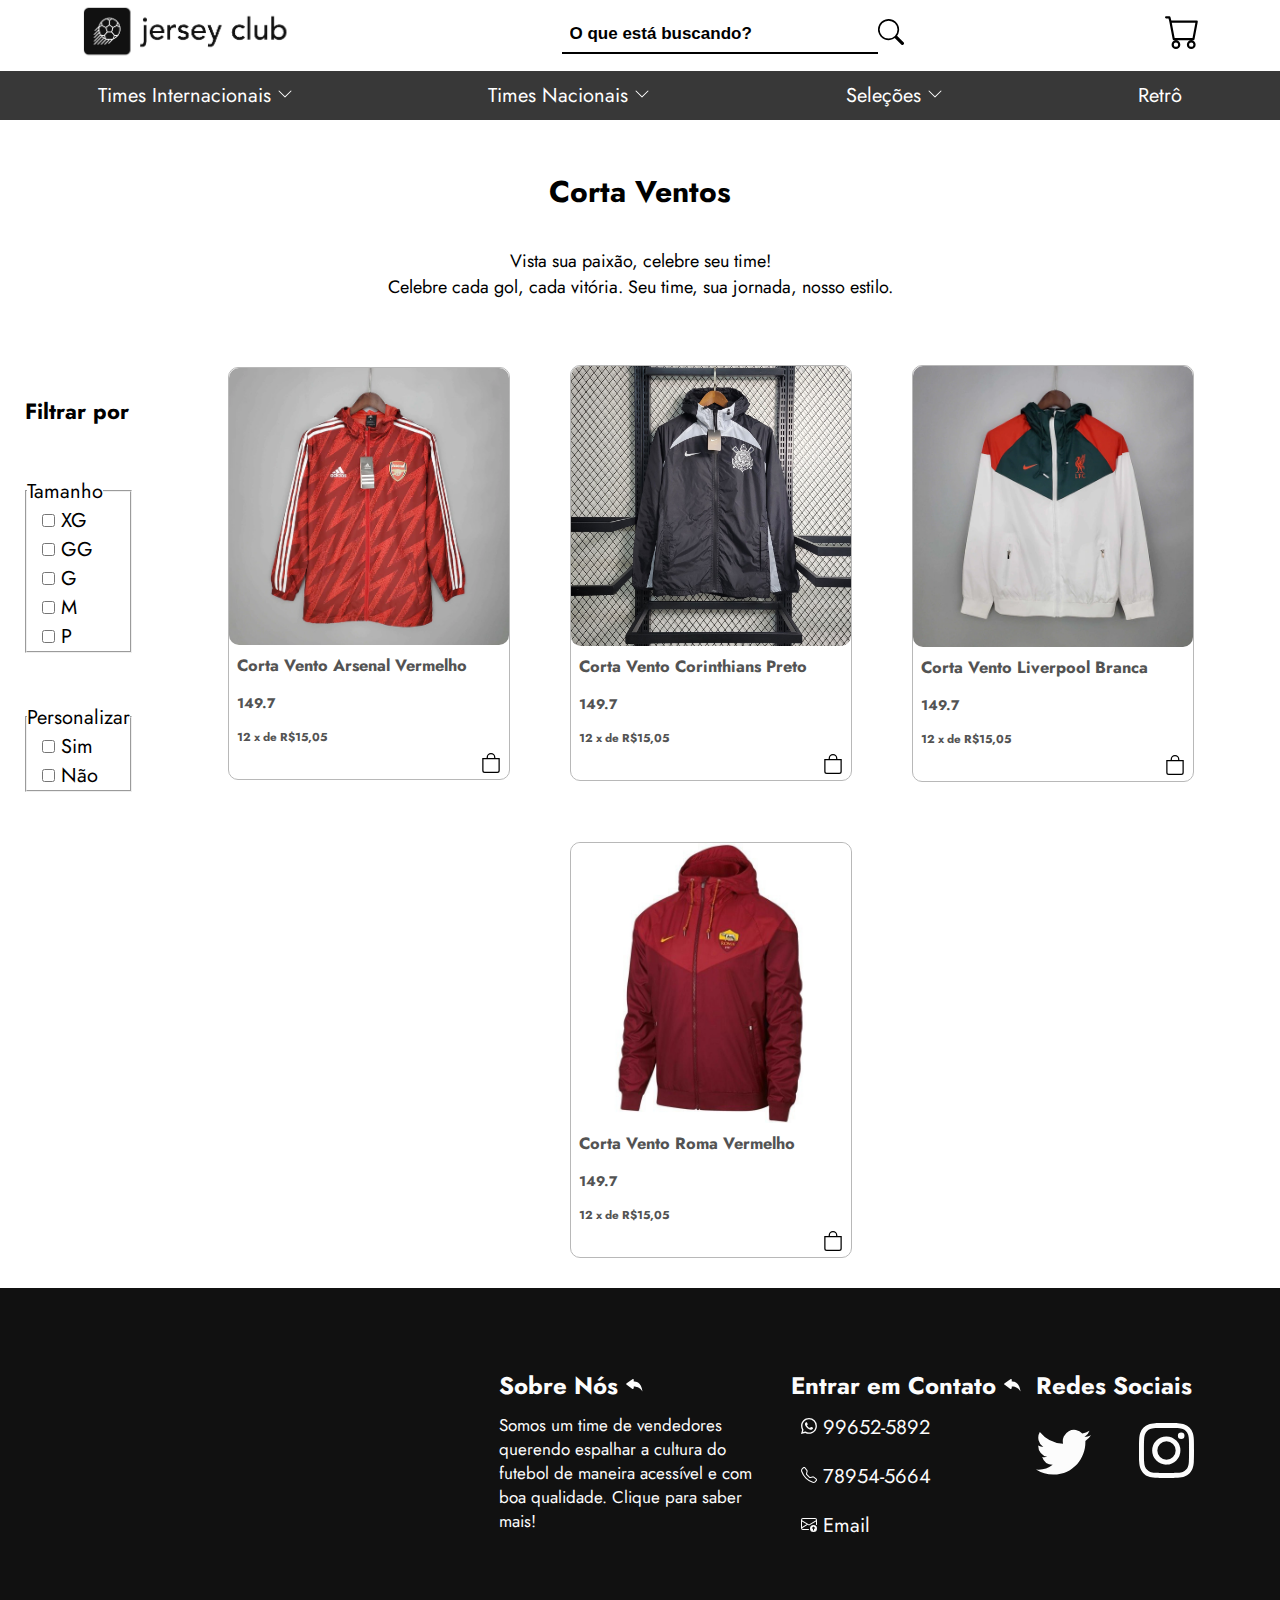
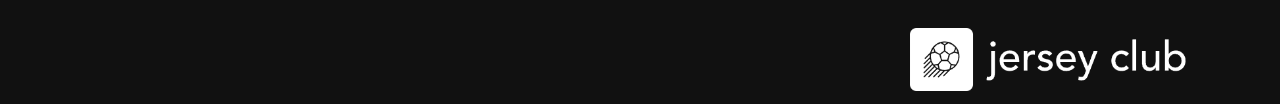
<file: CortaVentos.html>
<!DOCTYPE html>
<html lang="en">
<head>
    <meta charset="UTF-8">
    <link rel="preconnect" href="https://fonts.googleapis.com">
<link rel="preconnect" href="https://fonts.gstatic.com" crossorigin>
<link href="https://fonts.googleapis.com/css2?family=Jost:wght@200;300;700&display=swap" rel="stylesheet">
    <meta name="viewport" content="width=device-width, initial-scale=1.0">
    <link rel="icon" type="image/x-icon" href="img/icone_JerseyClub.png">
    <link rel="stylesheet" href="css/Camisas.css">
    <title>Jersey Club</title>
    <script type="module" src="js/cortaVento.js"></script>
</head>
<body>
    <header class="header">
        <a href="index.html" class="Logolotus"><img src="img/LOGO2.png" alt="jersey"></a>


  <div class="barraSearch">
      <input type="text" class="search" placeholder="O que está buscando?">
        <a href="#">
          <svg xmlns="http://www.w3.org/2000/svg" width="26" height="26" fill="black" class="bi bi-search" viewBox="0 0 16 16">
              <path d="M11.742 10.344a6.5 6.5 0 1 0-1.397 1.398h-.001c.03.04.062.078.098.115l3.85 3.85a1 1 0 0 0 1.415-1.414l-3.85-3.85a1.007 1.007 0 0 0-.115-.1zM12 6.5a5.5 5.5 0 1 1-11 0 5.5 5.5 0 0 1 11 0z"/>
          </svg>
        </a>
    </div>
      <a href="pgCarrinho.html">
          <svg xmlns="http://www.w3.org/2000/svg" width="35" height="35" fill="black" class="bi bi-cart" viewBox="0 0 16 16">
              <path d="M0 1.5A.5.5 0 0 1 .5 1H2a.5.5 0 0 1 .485.379L2.89 3H14.5a.5.5 0 0 1 .491.592l-1.5 8A.5.5 0 0 1 13 12H4a.5.5 0 0 1-.491-.408L2.01 3.607 1.61 2H.5a.5.5 0 0 1-.5-.5zM3.102 4l1.313 7h8.17l1.313-7H3.102zM5 12a2 2 0 1 0 0 4 2 2 0 0 0 0-4zm7 0a2 2 0 1 0 0 4 2 2 0 0 0 0-4zm-7 1a1 1 0 1 1 0 2 1 1 0 0 1 0-2zm7 0a1 1 0 1 1 0 2 1 1 0 0 1 0-2z"/>
          </svg>
      </a>  
</header>

<nav class="navHeader">
  <div class="dropdown">
    <button class="dropbtn">Times Internacionais
      <svg xmlns="http://www.w3.org/2000/svg" width="16" height="16" fill="currentColor" class="bi bi-chevron-down" viewBox="0 0 16 16">
        <path fill-rule="evenodd" d="M1.646 4.646a.5.5 0 0 1 .708 0L8 10.293l5.646-5.647a.5.5 0 0 1 .708.708l-6 6a.5.5 0 0 1-.708 0l-6-6a.5.5 0 0 1 0-.708z"/>
      </svg>
  </button>
      <div class="dropdown-content">
        <div class="timesInt">
          <h4>Inglaterra</h4>
          <a href="pgProdutos.html" class="dropOpcao" id="ManchesterUnited"><img  src="[data-uri]" alt="Manchester United"></a>
          <a href="pgProdutos.html" class="dropOpcao" id="ManchesterCity"><img   src="[data-uri]" alt="Mancherter City"></a>
          <a href="pgProdutos.html" class="dropOpcao" id="Arsenal"><img src="[data-uri]" alt="Arsenal"></a>
          <a href="pgProdutos.html" class="dropOpcao" id="Liverpool"><img  src="[data-uri]" alt="Liverpool"></a>
        </div>
        <div class="timesInt">
          <h4>Itália</h4>
          <a href="pgProdutos.html" class="dropOpcao" id="Milan"><img  src="[data-uri]" alt="Milan"></a>
          <a href="pgProdutos.html" class="dropOpcao" id="InterMilao"><img  src="[data-uri]" alt="Inter de Milão"></a>
          <a href="pgProdutos.html" class="dropOpcao" id="Napoli"><img  src="[data-uri]" alt="Napoli"></a>
          <a href="pgProdutos.html" class="dropOpcao" id="Roma"><img  src="[data-uri]" alt="Roma"></a>
        </div>
        <div class="timesInt">
          <h4>Espanha</h4>
          <a href="pgProdutos.html" class="dropOpcao" id="Real"><img src="[data-uri]" alt="Real Madrid"></a>
          <a href="pgProdutos.html" class="dropOpcao" id="Barcelona"><img src="[data-uri]" alt="Barcelona"></a>
          <a href="pgProdutos.html" class="dropOpcao" id="AtleticoMadrid"><img src="[data-uri]" alt="Atlético de Madrid"></a>
        </div>
        <div class="timesInt">
          <h4>França</h4>
          <a href="pgProdutos.html" class="dropOpcao" id="PSG"><img src="[data-uri]" alt="PSG"></a>
        </div>


      </div>
    </div>

  <div class="dropdown">
    <button class="dropbtn">Times Nacionais
      <svg xmlns="http://www.w3.org/2000/svg" width="16" height="16" fill="currentColor" class="bi bi-chevron-down" viewBox="0 0 16 16">
        <path fill-rule="evenodd" d="M1.646 4.646a.5.5 0 0 1 .708 0L8 10.293l5.646-5.647a.5.5 0 0 1 .708.708l-6 6a.5.5 0 0 1-.708 0l-6-6a.5.5 0 0 1 0-.708z"/>
      </svg>
    </button>
      <div class="dropdown-content">
        <div class="timesBr">
          <a href="pgProdutos.html"><img class="dropOpcao" id="Corinthians" src="[data-uri]" alt=""></a>
          <a href="pgProdutos.html"><img class="dropOpcao" id="Palmeiras" src="[data-uri]" alt=""></a>
          <a href="pgProdutos.html"><img class="dropOpcao" id="AtleticoMineiro" src="[data-uri]" alt=""></a>
        </div>
        <div class="timesBr">
          <a href="pgProdutos.html"><img class="dropOpcao" id="Santos" src="[data-uri]" alt=""></a>
          <a href="pgProdutos.html"><img class="dropOpcao" id="Flamengo" src="[data-uri]" alt=""></a>
          <a href="pgProdutos.html"><img class="dropOpcao" id="SaoPaulo" src="[data-uri]" alt=""></a>
        </div>
        <div class="timesBr">
          <a href=""><img class="dropOpcao" src="[data-uri]" alt=""></a>
          <a href="pgProdutos.html"><img class="dropOpcao" id="Internacional" src="[data-uri]" alt=""></a>
          <a href=""><img class="dropOpcao" src="[data-uri]" alt=""></a>
        </div>
      </div>
  </div>

  <div class="dropdown">
    <button class="dropbtn">Seleções
      <svg xmlns="http://www.w3.org/2000/svg" width="16" height="16" fill="currentColor" class="bi bi-chevron-down" viewBox="0 0 16 16">
        <path fill-rule="evenodd" d="M1.646 4.646a.5.5 0 0 1 .708 0L8 10.293l5.646-5.647a.5.5 0 0 1 .708.708l-6 6a.5.5 0 0 1-.708 0l-6-6a.5.5 0 0 1 0-.708z"/>
      </svg>
    </button>
      <div class="dropdown-content">
          <div class="selecao">
            <a href="pgProdutos.html"><img class="dropOpcao" id="Brasil" src="[data-uri]" alt="Brasil"></a>
            <a href="pgProdutos.html"><img class="dropOpcao" id="Inglaterra" src="[data-uri]" alt="Inglaterra"></a>
            <a href="pgProdutos.html"><img class="dropOpcao" id="França" src="[data-uri]" alt="França"></a>
          </div>
          <div class="selecao">
            <a href="pgProdutos.html"><img class="dropOpcao" id="Argentina" src="[data-uri]" alt="Argentina"></a>
            <a href="pgProdutos.html"><img class="dropOpcao" id="Portugal" src="[data-uri]" alt="Portugal"></a>
            <a href="pgProdutos.html"><img class="dropOpcao" id="Espanha" src="[data-uri]" alt="Espanha"></a>
          </div>
      </div>
  </div>

  <div class="dropdown">
    <a href="CamisasRetro.html" class="dropOpcao" id="Retro">Retrô</a>
      </div>
  </div>
</nav>


<h1 class="tituloManUnited">Corta Ventos</h1>
  <p class="pManUnited">Vista sua paixão, celebre seu time!<br>Celebre cada gol, cada vitória. Seu time, sua jornada, nosso estilo.</p>

<div class="produtos">
  <div class="checkcamisa">
    <h1>Filtrar por</h1>
    <form action="cadastro.php" method="get" autocomplete="on">
      <fieldset class="tamanhoCamisa">
        <legend>Tamanho</legend>
        <input type="checkbox" name="esxg" id="iesxg"> <label for="iesxg">XG<br></label>
        <input type="checkbox" name="esgg" id="iesgg"> <label for="iesgg">GG<br></label>
        <input type="checkbox" name="esg" id="iesg"> <label for="iesg">G<br></label>
        <input type="checkbox" name="esm" id="iesm"> <label for="iesm">M<br></label>
        <input type="checkbox" name="esp" id="iesp"> <label for="iesp">P<br></label>
      </fieldset>

      <fieldset class="personalizar">
        <legend>Personalizar</legend>
        <input type="checkbox" name="essim" id="iessim"> <label for="iessim">Sim<br></label>
        <input type="checkbox" name="esnao" id="iesnao"> <label for="iesnao">Não<br></label>
      </fieldset>
  </div>

  <div class="galerry" id="camisa_product_grid">
    
  </div>
</div>

<footer>
  <div class="allFooter">

    <div class="mapa">
      <iframe src="https://www.google.com/maps/embed?pb=!1m18!1m12!1m3!1d14629.878495373534!2d-46.474050581778755!3d-23.551571140543516!2m3!1f0!2f0!3f0!3m2!1i1024!2i768!4f13.1!3m3!1m2!1s0x94ce66dec98fb855%3A0xf2b061ffbcd2ecf8!2sNeo%20Qu%C3%ADmica%20Arena!5e0!3m2!1spt-BR!2sbr!4v1693575037044!5m2!1spt-BR!2sbr" width="400" height="250" style="border:0;" allowfullscreen="" loading="lazy" referrerpolicy="no-referrer-when-downgrade"></iframe>
    </div>
  

  <div class="sobreNos">
    <a href="SobreNos.html">
    <h2>Sobre Nós <svg xmlns="http://www.w3.org/2000/svg" width="20" height="20" fill="currentColor" class="bi bi-reply-fill" viewBox="0 0 16 16">
      <path d="M5.921 11.9 1.353 8.62a.719.719 0 0 1 0-1.238L5.921 4.1A.716.716 0 0 1 7 4.719V6c1.5 0 6 0 7 8-2.5-4.5-7-4-7-4v1.281c0 .56-.606.898-1.079.62z"/>
    </svg></h3>
    <p>Somos um time de vendedores querendo espalhar a cultura do futebol de maneira acessível e com boa qualidade. Clique para saber mais!</p>
  </a>
  </div>

  <div class="entreContato">
    <a href="EntreEmContato.html">
    <h2>Entrar em Contato <svg xmlns="http://www.w3.org/2000/svg" width="20" height="20" fill="currentColor" class="bi bi-reply-fill" viewBox="0 0 16 16">
      <path d="M5.921 11.9 1.353 8.62a.719.719 0 0 1 0-1.238L5.921 4.1A.716.716 0 0 1 7 4.719V6c1.5 0 6 0 7 8-2.5-4.5-7-4-7-4v1.281c0 .56-.606.898-1.079.62z"/>
    </svg></h3>
    <p><svg xmlns="http://www.w3.org/2000/svg" width="16" height="16" fill="currentColor" class="bi bi-whatsapp" viewBox="0 0 16 16">
      <path d="M13.601 2.326A7.854 7.854 0 0 0 7.994 0C3.627 0 .068 3.558.064 7.926c0 1.399.366 2.76 1.057 3.965L0 16l4.204-1.102a7.933 7.933 0 0 0 3.79.965h.004c4.368 0 7.926-3.558 7.93-7.93A7.898 7.898 0 0 0 13.6 2.326zM7.994 14.521a6.573 6.573 0 0 1-3.356-.92l-.24-.144-2.494.654.666-2.433-.156-.251a6.56 6.56 0 0 1-1.007-3.505c0-3.626 2.957-6.584 6.591-6.584a6.56 6.56 0 0 1 4.66 1.931 6.557 6.557 0 0 1 1.928 4.66c-.004 3.639-2.961 6.592-6.592 6.592zm3.615-4.934c-.197-.099-1.17-.578-1.353-.646-.182-.065-.315-.099-.445.099-.133.197-.513.646-.627.775-.114.133-.232.148-.43.05-.197-.1-.836-.308-1.592-.985-.59-.525-.985-1.175-1.103-1.372-.114-.198-.011-.304.088-.403.087-.088.197-.232.296-.346.1-.114.133-.198.198-.33.065-.134.034-.248-.015-.347-.05-.099-.445-1.076-.612-1.47-.16-.389-.323-.335-.445-.34-.114-.007-.247-.007-.38-.007a.729.729 0 0 0-.529.247c-.182.198-.691.677-.691 1.654 0 .977.71 1.916.81 2.049.098.133 1.394 2.132 3.383 2.992.47.205.84.326 1.129.418.475.152.904.129 1.246.08.38-.058 1.171-.48 1.338-.943.164-.464.164-.86.114-.943-.049-.084-.182-.133-.38-.232z"/>
    </svg>
    99652-5892
  </p>
    <p>
      <svg xmlns="http://www.w3.org/2000/svg" width="16" height="16" fill="currentColor" class="bi bi-telephone" viewBox="0 0 16 16">
        <path d="M3.654 1.328a.678.678 0 0 0-1.015-.063L1.605 2.3c-.483.484-.661 1.169-.45 1.77a17.568 17.568 0 0 0 4.168 6.608 17.569 17.569 0 0 0 6.608 4.168c.601.211 1.286.033 1.77-.45l1.034-1.034a.678.678 0 0 0-.063-1.015l-2.307-1.794a.678.678 0 0 0-.58-.122l-2.19.547a1.745 1.745 0 0 1-1.657-.459L5.482 8.062a1.745 1.745 0 0 1-.46-1.657l.548-2.19a.678.678 0 0 0-.122-.58L3.654 1.328zM1.884.511a1.745 1.745 0 0 1 2.612.163L6.29 2.98c.329.423.445.974.315 1.494l-.547 2.19a.678.678 0 0 0 .178.643l2.457 2.457a.678.678 0 0 0 .644.178l2.189-.547a1.745 1.745 0 0 1 1.494.315l2.306 1.794c.829.645.905 1.87.163 2.611l-1.034 1.034c-.74.74-1.846 1.065-2.877.702a18.634 18.634 0 0 1-7.01-4.42 18.634 18.634 0 0 1-4.42-7.009c-.362-1.03-.037-2.137.703-2.877L1.885.511z"/>
      </svg>
      78954-5664
    </p>
    <p>
      <svg xmlns="http://www.w3.org/2000/svg" width="16" height="16" fill="currentColor" class="bi bi-envelope-arrow-up" viewBox="0 0 16 16">
        <path d="M0 4a2 2 0 0 1 2-2h12a2 2 0 0 1 2 2v4.5a.5.5 0 0 1-1 0V5.383l-7 4.2-1.326-.795-5.64 3.47A1 1 0 0 0 2 13h5.5a.5.5 0 0 1 0 1H2a2 2 0 0 1-2-1.99V4Zm1 7.105 4.708-2.897L1 5.383v5.722ZM1 4v.217l7 4.2 7-4.2V4a1 1 0 0 0-1-1H2a1 1 0 0 0-1 1Z"/>
        <path d="M12.5 16a3.5 3.5 0 1 0 0-7 3.5 3.5 0 0 0 0 7Zm.354-5.354 1.25 1.25a.5.5 0 0 1-.708.708L13 12.207V14a.5.5 0 0 1-1 0v-1.717l-.28.305a.5.5 0 0 1-.737-.676l1.149-1.25a.5.5 0 0 1 .722-.016Z"/>
      </svg>
      Email
    </p>
  </a>
  </div>

  <div class="redesSociais">
    <h2>Redes Sociais</h2>
    <div class="linkRedes">
      <a href="">
        <svg xmlns="http://www.w3.org/2000/svg" width="55" height="55" fill="currentColor" class="bi bi-twitter" viewBox="0 0 16 16">
          <path d="M5.026 15c6.038 0 9.341-5.003 9.341-9.334 0-.14 0-.282-.006-.422A6.685 6.685 0 0 0 16 3.542a6.658 6.658 0 0 1-1.889.518 3.301 3.301 0 0 0 1.447-1.817 6.533 6.533 0 0 1-2.087.793A3.286 3.286 0 0 0 7.875 6.03a9.325 9.325 0 0 1-6.767-3.429 3.289 3.289 0 0 0 1.018 4.382A3.323 3.323 0 0 1 .64 6.575v.045a3.288 3.288 0 0 0 2.632 3.218 3.203 3.203 0 0 1-.865.115 3.23 3.23 0 0 1-.614-.057 3.283 3.283 0 0 0 3.067 2.277A6.588 6.588 0 0 1 .78 13.58a6.32 6.32 0 0 1-.78-.045A9.344 9.344 0 0 0 5.026 15z"/>
        </svg>
      </a>
      <a href="">
        <svg xmlns="http://www.w3.org/2000/svg" width="55" height="55" fill="currentColor" class="bi bi-instagram" viewBox="0 0 16 16">
          <path d="M8 0C5.829 0 5.556.01 4.703.048 3.85.088 3.269.222 2.76.42a3.917 3.917 0 0 0-1.417.923A3.927 3.927 0 0 0 .42 2.76C.222 3.268.087 3.85.048 4.7.01 5.555 0 5.827 0 8.001c0 2.172.01 2.444.048 3.297.04.852.174 1.433.372 1.942.205.526.478.972.923 1.417.444.445.89.719 1.416.923.51.198 1.09.333 1.942.372C5.555 15.99 5.827 16 8 16s2.444-.01 3.298-.048c.851-.04 1.434-.174 1.943-.372a3.916 3.916 0 0 0 1.416-.923c.445-.445.718-.891.923-1.417.197-.509.332-1.09.372-1.942C15.99 10.445 16 10.173 16 8s-.01-2.445-.048-3.299c-.04-.851-.175-1.433-.372-1.941a3.926 3.926 0 0 0-.923-1.417A3.911 3.911 0 0 0 13.24.42c-.51-.198-1.092-.333-1.943-.372C10.443.01 10.172 0 7.998 0h.003zm-.717 1.442h.718c2.136 0 2.389.007 3.232.046.78.035 1.204.166 1.486.275.373.145.64.319.92.599.28.28.453.546.598.92.11.281.24.705.275 1.485.039.843.047 1.096.047 3.231s-.008 2.389-.047 3.232c-.035.78-.166 1.203-.275 1.485a2.47 2.47 0 0 1-.599.919c-.28.28-.546.453-.92.598-.28.11-.704.24-1.485.276-.843.038-1.096.047-3.232.047s-2.39-.009-3.233-.047c-.78-.036-1.203-.166-1.485-.276a2.478 2.478 0 0 1-.92-.598 2.48 2.48 0 0 1-.6-.92c-.109-.281-.24-.705-.275-1.485-.038-.843-.046-1.096-.046-3.233 0-2.136.008-2.388.046-3.231.036-.78.166-1.204.276-1.486.145-.373.319-.64.599-.92.28-.28.546-.453.92-.598.282-.11.705-.24 1.485-.276.738-.034 1.024-.044 2.515-.045v.002zm4.988 1.328a.96.96 0 1 0 0 1.92.96.96 0 0 0 0-1.92zm-4.27 1.122a4.109 4.109 0 1 0 0 8.217 4.109 4.109 0 0 0 0-8.217zm0 1.441a2.667 2.667 0 1 1 0 5.334 2.667 2.667 0 0 1 0-5.334z"/>
        </svg>
      </a>
    </div>
  </div>
</div>
  <div class="logo">
  <img src="img/LOGO3.png" alt="">
 </div>
</footer>

</body>
</html>
</file>
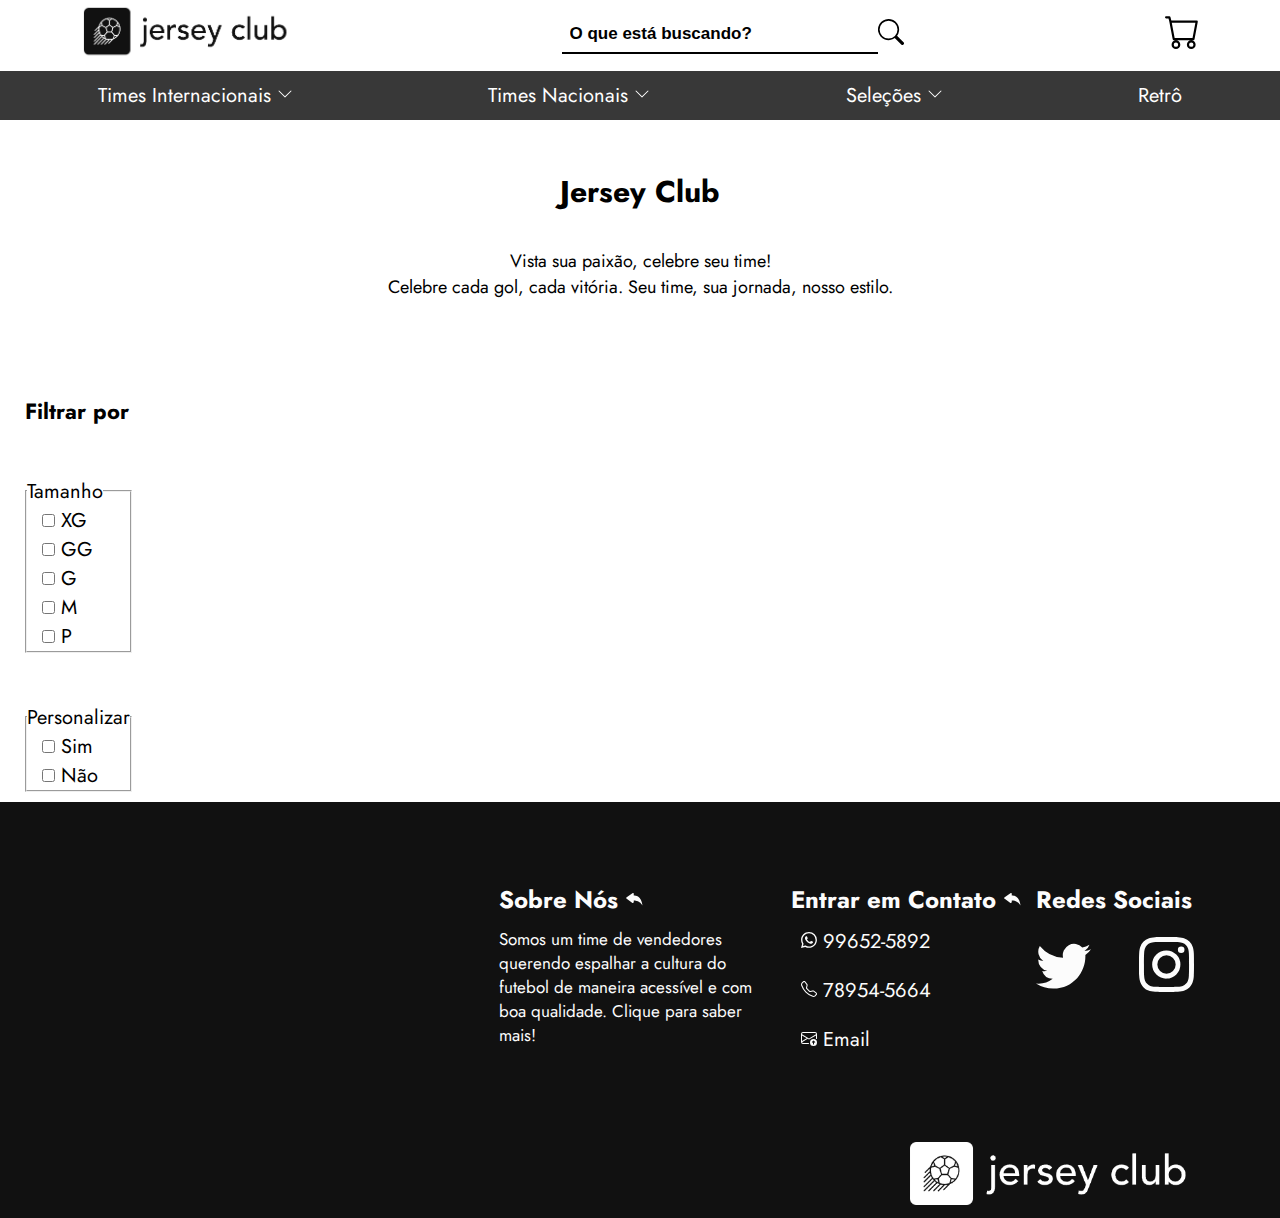
<file: pgProdutos.html>
<!DOCTYPE html>
<html lang="en">
<head>
    <meta charset="UTF-8">
    <link rel="preconnect" href="https://fonts.googleapis.com">
<link rel="preconnect" href="https://fonts.gstatic.com" crossorigin>
<link href="https://fonts.googleapis.com/css2?family=Jost:wght@200;300;700&display=swap" rel="stylesheet">
    <meta name="viewport" content="width=device-width, initial-scale=1.0">
    <link rel="icon" type="image/x-icon" href="img/icone_JerseyClub.png">
    <link rel="stylesheet" href="css/Camisas.css">
    <title>Jersey Club</title>
    <script type="module" src="js/produtos.js"></script>
</head>
<body>
    <header class="header">
        <a href="index.html" class="Logolotus"><img src="img/LOGO2.png" alt="jersey"></a>


  <div class="barraSearch">
      <input type="text" class="search" placeholder="O que está buscando?">
        <a href="#">
          <svg xmlns="http://www.w3.org/2000/svg" width="26" height="26" fill="black" class="bi bi-search" viewBox="0 0 16 16">
              <path d="M11.742 10.344a6.5 6.5 0 1 0-1.397 1.398h-.001c.03.04.062.078.098.115l3.85 3.85a1 1 0 0 0 1.415-1.414l-3.85-3.85a1.007 1.007 0 0 0-.115-.1zM12 6.5a5.5 5.5 0 1 1-11 0 5.5 5.5 0 0 1 11 0z"/>
          </svg>
        </a>
    </div>
      <a href="pgCarrinho.html">
          <svg xmlns="http://www.w3.org/2000/svg" width="35" height="35" fill="black" class="bi bi-cart" viewBox="0 0 16 16">
              <path d="M0 1.5A.5.5 0 0 1 .5 1H2a.5.5 0 0 1 .485.379L2.89 3H14.5a.5.5 0 0 1 .491.592l-1.5 8A.5.5 0 0 1 13 12H4a.5.5 0 0 1-.491-.408L2.01 3.607 1.61 2H.5a.5.5 0 0 1-.5-.5zM3.102 4l1.313 7h8.17l1.313-7H3.102zM5 12a2 2 0 1 0 0 4 2 2 0 0 0 0-4zm7 0a2 2 0 1 0 0 4 2 2 0 0 0 0-4zm-7 1a1 1 0 1 1 0 2 1 1 0 0 1 0-2zm7 0a1 1 0 1 1 0 2 1 1 0 0 1 0-2z"/>
          </svg>
      </a>  
</header>

<nav class="navHeader">
  <div class="dropdown">
    <button class="dropbtn">Times Internacionais
      <svg xmlns="http://www.w3.org/2000/svg" width="16" height="16" fill="currentColor" class="bi bi-chevron-down" viewBox="0 0 16 16">
        <path fill-rule="evenodd" d="M1.646 4.646a.5.5 0 0 1 .708 0L8 10.293l5.646-5.647a.5.5 0 0 1 .708.708l-6 6a.5.5 0 0 1-.708 0l-6-6a.5.5 0 0 1 0-.708z"/>
      </svg>
  </button>
      <div class="dropdown-content">
        <div class="timesInt">
          <h4>Inglaterra</h4>
          <a href="pgProdutos.html" class="dropOpcao" id="ManchesterUnited"><img  src="[data-uri]" alt="Manchester United"></a>
          <a href="pgProdutos.html" class="dropOpcao" id="ManchesterCity"><img   src="[data-uri]" alt="Mancherter City"></a>
          <a href="pgProdutos.html" class="dropOpcao" id="Arsenal"><img src="[data-uri]" alt="Arsenal"></a>
          <a href="pgProdutos.html" class="dropOpcao" id="Liverpool"><img  src="[data-uri]" alt="Liverpool"></a>
        </div>
        <div class="timesInt">
          <h4>Itália</h4>
          <a href="pgProdutos.html" class="dropOpcao" id="Milan"><img  src="[data-uri]" alt="Milan"></a>
          <a href="pgProdutos.html" class="dropOpcao" id="InterMilao"><img  src="[data-uri]" alt="Inter de Milão"></a>
          <a href="pgProdutos.html" class="dropOpcao" id="Napoli"><img  src="[data-uri]" alt="Napoli"></a>
          <a href="pgProdutos.html" class="dropOpcao" id="Roma"><img  src="[data-uri]" alt="Roma"></a>
        </div>
        <div class="timesInt">
          <h4>Espanha</h4>
          <a href="pgProdutos.html" class="dropOpcao" id="Real"><img src="[data-uri]" alt="Real Madrid"></a>
          <a href="pgProdutos.html" class="dropOpcao" id="Barcelona"><img src="[data-uri]" alt="Barcelona"></a>
          <a href="pgProdutos.html" class="dropOpcao" id="AtleticoMadrid"><img src="[data-uri]" alt="Atlético de Madrid"></a>
        </div>
        <div class="timesInt">
          <h4>França</h4>
          <a href="pgProdutos.html" class="dropOpcao" id="PSG"><img src="[data-uri]" alt="PSG"></a>
        </div>


      </div>
    </div>

  <div class="dropdown">
    <button class="dropbtn">Times Nacionais
      <svg xmlns="http://www.w3.org/2000/svg" width="16" height="16" fill="currentColor" class="bi bi-chevron-down" viewBox="0 0 16 16">
        <path fill-rule="evenodd" d="M1.646 4.646a.5.5 0 0 1 .708 0L8 10.293l5.646-5.647a.5.5 0 0 1 .708.708l-6 6a.5.5 0 0 1-.708 0l-6-6a.5.5 0 0 1 0-.708z"/>
      </svg>
    </button>
      <div class="dropdown-content">
        <div class="timesBr">
          <a href="pgProdutos.html"><img class="dropOpcao" id="Corinthians" src="[data-uri]" alt=""></a>
          <a href="pgProdutos.html"><img class="dropOpcao" id="Palmeiras" src="[data-uri]" alt=""></a>
          <a href="pgProdutos.html"><img class="dropOpcao" id="AtleticoMineiro" src="[data-uri]" alt=""></a>
        </div>
        <div class="timesBr">
          <a href="pgProdutos.html"><img class="dropOpcao" id="Santos" src="[data-uri]" alt=""></a>
          <a href="pgProdutos.html"><img class="dropOpcao" id="Flamengo" src="[data-uri]" alt=""></a>
          <a href="pgProdutos.html"><img class="dropOpcao" id="SaoPaulo" src="[data-uri]" alt=""></a>
        </div>
        <div class="timesBr">
          <a href=""><img class="dropOpcao" src="[data-uri]" alt=""></a>
          <a href="pgProdutos.html"><img class="dropOpcao" id="Internacional" src="[data-uri]" alt=""></a>
          <a href=""><img class="dropOpcao" src="[data-uri]" alt=""></a>
        </div>
      </div>
  </div>

  <div class="dropdown">
    <button class="dropbtn">Seleções
      <svg xmlns="http://www.w3.org/2000/svg" width="16" height="16" fill="currentColor" class="bi bi-chevron-down" viewBox="0 0 16 16">
        <path fill-rule="evenodd" d="M1.646 4.646a.5.5 0 0 1 .708 0L8 10.293l5.646-5.647a.5.5 0 0 1 .708.708l-6 6a.5.5 0 0 1-.708 0l-6-6a.5.5 0 0 1 0-.708z"/>
      </svg>
    </button>
      <div class="dropdown-content">
          <div class="selecao">
            <a href="pgProdutos.html"><img class="dropOpcao" id="Brasil" src="[data-uri]" alt="Brasil"></a>
            <a href="pgProdutos.html"><img class="dropOpcao" id="Inglaterra" src="[data-uri]" alt="Inglaterra"></a>
            <a href="pgProdutos.html"><img class="dropOpcao" id="França" src="[data-uri]" alt="França"></a>
          </div>
          <div class="selecao">
            <a href="pgProdutos.html"><img class="dropOpcao" id="Argentina" src="[data-uri]" alt="Argentina"></a>
            <a href="pgProdutos.html"><img class="dropOpcao" id="Portugal" src="[data-uri]" alt="Portugal"></a>
            <a href="pgProdutos.html"><img class="dropOpcao" id="Espanha" src="[data-uri]" alt="Espanha"></a>
          </div>
      </div>
  </div>

  <div class="dropdown">
    <a href="CamisasRetro.html" class="dropOpcao" id="Retro">Retrô</a>
      </div>
  </div>
</nav>
<h1 class="tituloManUnited">Jersey Club</h1>
<p class="pManUnited">Vista sua paixão, celebre seu time!<br>Celebre cada gol, cada vitória. Seu time, sua jornada, nosso estilo.</p>
 

<div class="produtos" >
  <div class="checkcamisa">
    <h1>Filtrar por</h1>
    <form action="#" method="get" autocomplete="on">
      <fieldset class="tamanhoCamisa">
        <legend>Tamanho</legend>
        <input type="checkbox" name="esxg" id="iesxg"> <label for="iesxg">XG<br></label>
        <input type="checkbox" name="esgg" id="iesgg"> <label for="iesgg">GG<br></label>
        <input type="checkbox" name="esg" id="iesg"> <label for="iesg">G<br></label>
        <input type="checkbox" name="esm" id="iesm"> <label for="iesm">M<br></label>
        <input type="checkbox" name="esp" id="iesp"> <label for="iesp">P<br></label>
      </fieldset>

      <fieldset class="personalizar">
        <legend>Personalizar</legend>
        <input type="checkbox" name="essim" id="iessim"> <label for="iessim">Sim<br></label>
        <input type="checkbox" name="esnao" id="iesnao"> <label for="iesnao">Não<br></label>
      </fieldset>
  </div>
  <div class="galerry" id="camisa_product_grid">
  </div>
</div>

<footer>
  <div class="allFooter">

    <div class="mapa">
      <iframe src="https://www.google.com/maps/embed?pb=!1m18!1m12!1m3!1d14629.878495373534!2d-46.474050581778755!3d-23.551571140543516!2m3!1f0!2f0!3f0!3m2!1i1024!2i768!4f13.1!3m3!1m2!1s0x94ce66dec98fb855%3A0xf2b061ffbcd2ecf8!2sNeo%20Qu%C3%ADmica%20Arena!5e0!3m2!1spt-BR!2sbr!4v1693575037044!5m2!1spt-BR!2sbr" width="400" height="250" style="border:0;" allowfullscreen="" loading="lazy" referrerpolicy="no-referrer-when-downgrade"></iframe>
    </div>
  

  <div class="sobreNos">
    <a href="SobreNos.html">
    <h2>Sobre Nós <svg xmlns="http://www.w3.org/2000/svg" width="20" height="20" fill="currentColor" class="bi bi-reply-fill" viewBox="0 0 16 16">
      <path d="M5.921 11.9 1.353 8.62a.719.719 0 0 1 0-1.238L5.921 4.1A.716.716 0 0 1 7 4.719V6c1.5 0 6 0 7 8-2.5-4.5-7-4-7-4v1.281c0 .56-.606.898-1.079.62z"/>
    </svg></h3>
    <p>Somos um time de vendedores querendo espalhar a cultura do futebol de maneira acessível e com boa qualidade. Clique para saber mais!</p>
  </a>
  </div>

  <div class="entreContato">
    <a href="EntreEmContato.html">
    <h2>Entrar em Contato <svg xmlns="http://www.w3.org/2000/svg" width="20" height="20" fill="currentColor" class="bi bi-reply-fill" viewBox="0 0 16 16">
      <path d="M5.921 11.9 1.353 8.62a.719.719 0 0 1 0-1.238L5.921 4.1A.716.716 0 0 1 7 4.719V6c1.5 0 6 0 7 8-2.5-4.5-7-4-7-4v1.281c0 .56-.606.898-1.079.62z"/>
    </svg></h3>
    <p><svg xmlns="http://www.w3.org/2000/svg" width="16" height="16" fill="currentColor" class="bi bi-whatsapp" viewBox="0 0 16 16">
      <path d="M13.601 2.326A7.854 7.854 0 0 0 7.994 0C3.627 0 .068 3.558.064 7.926c0 1.399.366 2.76 1.057 3.965L0 16l4.204-1.102a7.933 7.933 0 0 0 3.79.965h.004c4.368 0 7.926-3.558 7.93-7.93A7.898 7.898 0 0 0 13.6 2.326zM7.994 14.521a6.573 6.573 0 0 1-3.356-.92l-.24-.144-2.494.654.666-2.433-.156-.251a6.56 6.56 0 0 1-1.007-3.505c0-3.626 2.957-6.584 6.591-6.584a6.56 6.56 0 0 1 4.66 1.931 6.557 6.557 0 0 1 1.928 4.66c-.004 3.639-2.961 6.592-6.592 6.592zm3.615-4.934c-.197-.099-1.17-.578-1.353-.646-.182-.065-.315-.099-.445.099-.133.197-.513.646-.627.775-.114.133-.232.148-.43.05-.197-.1-.836-.308-1.592-.985-.59-.525-.985-1.175-1.103-1.372-.114-.198-.011-.304.088-.403.087-.088.197-.232.296-.346.1-.114.133-.198.198-.33.065-.134.034-.248-.015-.347-.05-.099-.445-1.076-.612-1.47-.16-.389-.323-.335-.445-.34-.114-.007-.247-.007-.38-.007a.729.729 0 0 0-.529.247c-.182.198-.691.677-.691 1.654 0 .977.71 1.916.81 2.049.098.133 1.394 2.132 3.383 2.992.47.205.84.326 1.129.418.475.152.904.129 1.246.08.38-.058 1.171-.48 1.338-.943.164-.464.164-.86.114-.943-.049-.084-.182-.133-.38-.232z"/>
    </svg>
    99652-5892
  </p>
    <p>
      <svg xmlns="http://www.w3.org/2000/svg" width="16" height="16" fill="currentColor" class="bi bi-telephone" viewBox="0 0 16 16">
        <path d="M3.654 1.328a.678.678 0 0 0-1.015-.063L1.605 2.3c-.483.484-.661 1.169-.45 1.77a17.568 17.568 0 0 0 4.168 6.608 17.569 17.569 0 0 0 6.608 4.168c.601.211 1.286.033 1.77-.45l1.034-1.034a.678.678 0 0 0-.063-1.015l-2.307-1.794a.678.678 0 0 0-.58-.122l-2.19.547a1.745 1.745 0 0 1-1.657-.459L5.482 8.062a1.745 1.745 0 0 1-.46-1.657l.548-2.19a.678.678 0 0 0-.122-.58L3.654 1.328zM1.884.511a1.745 1.745 0 0 1 2.612.163L6.29 2.98c.329.423.445.974.315 1.494l-.547 2.19a.678.678 0 0 0 .178.643l2.457 2.457a.678.678 0 0 0 .644.178l2.189-.547a1.745 1.745 0 0 1 1.494.315l2.306 1.794c.829.645.905 1.87.163 2.611l-1.034 1.034c-.74.74-1.846 1.065-2.877.702a18.634 18.634 0 0 1-7.01-4.42 18.634 18.634 0 0 1-4.42-7.009c-.362-1.03-.037-2.137.703-2.877L1.885.511z"/>
      </svg>
      78954-5664
    </p>
    <p>
      <svg xmlns="http://www.w3.org/2000/svg" width="16" height="16" fill="currentColor" class="bi bi-envelope-arrow-up" viewBox="0 0 16 16">
        <path d="M0 4a2 2 0 0 1 2-2h12a2 2 0 0 1 2 2v4.5a.5.5 0 0 1-1 0V5.383l-7 4.2-1.326-.795-5.64 3.47A1 1 0 0 0 2 13h5.5a.5.5 0 0 1 0 1H2a2 2 0 0 1-2-1.99V4Zm1 7.105 4.708-2.897L1 5.383v5.722ZM1 4v.217l7 4.2 7-4.2V4a1 1 0 0 0-1-1H2a1 1 0 0 0-1 1Z"/>
        <path d="M12.5 16a3.5 3.5 0 1 0 0-7 3.5 3.5 0 0 0 0 7Zm.354-5.354 1.25 1.25a.5.5 0 0 1-.708.708L13 12.207V14a.5.5 0 0 1-1 0v-1.717l-.28.305a.5.5 0 0 1-.737-.676l1.149-1.25a.5.5 0 0 1 .722-.016Z"/>
      </svg>
      Email
    </p>
  </a>
  </div>

  <div class="redesSociais">
    <h2>Redes Sociais</h2>
    <div class="linkRedes">
      <a href="">
        <svg xmlns="http://www.w3.org/2000/svg" width="55" height="55" fill="currentColor" class="bi bi-twitter" viewBox="0 0 16 16">
          <path d="M5.026 15c6.038 0 9.341-5.003 9.341-9.334 0-.14 0-.282-.006-.422A6.685 6.685 0 0 0 16 3.542a6.658 6.658 0 0 1-1.889.518 3.301 3.301 0 0 0 1.447-1.817 6.533 6.533 0 0 1-2.087.793A3.286 3.286 0 0 0 7.875 6.03a9.325 9.325 0 0 1-6.767-3.429 3.289 3.289 0 0 0 1.018 4.382A3.323 3.323 0 0 1 .64 6.575v.045a3.288 3.288 0 0 0 2.632 3.218 3.203 3.203 0 0 1-.865.115 3.23 3.23 0 0 1-.614-.057 3.283 3.283 0 0 0 3.067 2.277A6.588 6.588 0 0 1 .78 13.58a6.32 6.32 0 0 1-.78-.045A9.344 9.344 0 0 0 5.026 15z"/>
        </svg>
      </a>
      <a href="">
        <svg xmlns="http://www.w3.org/2000/svg" width="55" height="55" fill="currentColor" class="bi bi-instagram" viewBox="0 0 16 16">
          <path d="M8 0C5.829 0 5.556.01 4.703.048 3.85.088 3.269.222 2.76.42a3.917 3.917 0 0 0-1.417.923A3.927 3.927 0 0 0 .42 2.76C.222 3.268.087 3.85.048 4.7.01 5.555 0 5.827 0 8.001c0 2.172.01 2.444.048 3.297.04.852.174 1.433.372 1.942.205.526.478.972.923 1.417.444.445.89.719 1.416.923.51.198 1.09.333 1.942.372C5.555 15.99 5.827 16 8 16s2.444-.01 3.298-.048c.851-.04 1.434-.174 1.943-.372a3.916 3.916 0 0 0 1.416-.923c.445-.445.718-.891.923-1.417.197-.509.332-1.09.372-1.942C15.99 10.445 16 10.173 16 8s-.01-2.445-.048-3.299c-.04-.851-.175-1.433-.372-1.941a3.926 3.926 0 0 0-.923-1.417A3.911 3.911 0 0 0 13.24.42c-.51-.198-1.092-.333-1.943-.372C10.443.01 10.172 0 7.998 0h.003zm-.717 1.442h.718c2.136 0 2.389.007 3.232.046.78.035 1.204.166 1.486.275.373.145.64.319.92.599.28.28.453.546.598.92.11.281.24.705.275 1.485.039.843.047 1.096.047 3.231s-.008 2.389-.047 3.232c-.035.78-.166 1.203-.275 1.485a2.47 2.47 0 0 1-.599.919c-.28.28-.546.453-.92.598-.28.11-.704.24-1.485.276-.843.038-1.096.047-3.232.047s-2.39-.009-3.233-.047c-.78-.036-1.203-.166-1.485-.276a2.478 2.478 0 0 1-.92-.598 2.48 2.48 0 0 1-.6-.92c-.109-.281-.24-.705-.275-1.485-.038-.843-.046-1.096-.046-3.233 0-2.136.008-2.388.046-3.231.036-.78.166-1.204.276-1.486.145-.373.319-.64.599-.92.28-.28.546-.453.92-.598.282-.11.705-.24 1.485-.276.738-.034 1.024-.044 2.515-.045v.002zm4.988 1.328a.96.96 0 1 0 0 1.92.96.96 0 0 0 0-1.92zm-4.27 1.122a4.109 4.109 0 1 0 0 8.217 4.109 4.109 0 0 0 0-8.217zm0 1.441a2.667 2.667 0 1 1 0 5.334 2.667 2.667 0 0 1 0-5.334z"/>
        </svg>
      </a>
    </div>
  </div>
</div>
  <div class="logo">
  <img src="img/LOGO3.png" alt="">
 </div>
</footer>

</body>
</html>
</file>
<file: css/adm.css>
*{
    margin: 0;
    padding: 0;
  }
  
  body{
    height: 100%;
    font-family: 'Jost', sans-serif;
    background-color: #ffffff;
    color: black;
    width: auto;
    overflow-x: hidden;
  }
    .header{
    background-color: #ffffff;
    height: 100%;
    align-items: center;
    justify-content: space-between;
    padding: 0px 80px;
    border-bottom: 1px solid #ffff;
      
  }

  .header,.barraSearch,.logoHeader{
    display: flex;
    flex-direction: row;
    align-items: center;
  }
  
  .Logolotus img{
    width: 220px;
  }
  
  .search{    /*estilisa a barra de pesquisa*/
    padding: 8px;
    border: none;
    border-bottom: 2px solid rgb(0, 0, 0);
    outline: none;
    background: none;
    font-weight: bold;
    font-family: 'Montserrat', sans-serif;
    font-size: 17px;
    width: 300px;
    color: #000000;
  }

  .search::placeholder{
    color: #000000;
  }

  .navHeader{
    display: flex;
    font-size: 20px;
    align-items: center;
    justify-content: space-around;
    background-color: #383838;
  }

  .dropbtn, #Retro {
    font-size: 20px;
    font-family: 'Jost', sans-serif;
    text-decoration: none;
    color: #ffffff;
    border: none;
    outline: none;
    cursor: pointer;
    background-color: transparent;
    padding: 10px 16px;
    margin: 0;
  }

  .dropdown {
    position: relative;
  }

  .dropdown-content {
    display: none;
    position: absolute;
    background-color: #fcfcfc;
    min-width: 160px;
    box-shadow: 0px 8px 16px 0px rgba(0,0,0,0.2);
    z-index: 1;
    text-align: center;
  }
  
  .dropdown-content a {
    color: #000000;
    text-decoration: none;
    display: block;
    padding: 10px;
  }
  
  .dropdown-content a:hover {background-color: #a5a5a5}

  .dropdown:hover .dropdown-content {
    background-color: #fcfcfc;
    color: #000000;
    display: flex;
    flex-direction: row;
    /*box-shadow: 1.5px 1.5px .5px .5px rgb(124, 124, 124);*/
    border: 1px solid rgb(180, 180, 180);
    border-radius: 15px;
  }

  .navbar a:hover, .dropdown:hover .dropbtn, #Retro:hover {
    background-color: rgb(87, 87, 87);
  }

  .timesInt{
    padding: 30px;
  }
  .timesInt h4{
    margin-bottom: 10px;
    color: #000000;
  }

  .timesBr{
    padding: 30px;
    text-align: center;
  }

  .selecao{
    padding: 30px;
    text-align: center;
  }

  .Main{
    padding: 20px;
  }

  #resultado hr{
    margin-top: 20px;
  }

  #resultado li{
    padding: 5px;
  }
</file>
<file: css/Camisas.css>
*{
    margin: 0;
    padding: 0;
  }
  
  body{
    height: 100%;
    font-family: 'Jost', sans-serif;
    background-color: #ffffff;
    color: black;
    height: 100%;
    width: auto;
    overflow-x: hidden;
  }
  .header{
    background-color: #ffffff;
    height: 100%;
    align-items: center;
    justify-content: space-between;
    padding: 0px 80px;
    border-bottom: 1px solid #ffff;
  }

  .header,.barraSearch,.logoHeader{
    display: flex;
    flex-direction: row;
    align-items: center;
  }
  
  .Logolotus img{
    width: 220px;
  }
  
  .search{    /*estilisa a barra de pesquisa*/
    padding: 8px;
    border: none;
    border-bottom: 2px solid rgb(0, 0, 0);
    outline: none;
    background: none;
    font-weight: bold;
    font-family: 'Montserrat', sans-serif;
    font-size: 17px;
    width: 300px;
    color: #000000;
  }

  .search::placeholder{
    color: #000000;
  }

  .navHeader{
    display: flex;
    font-size: 20px;
    align-items: center;
    justify-content: space-around;
    background-color: #383838;
  }

  .dropbtn, #Retro {
    font-size: 20px;
    font-family: 'Jost', sans-serif;
    text-decoration: none;
    color: #ffffff;
    border: none;
    outline: none;
    cursor: pointer;
    background-color: transparent;
    padding: 10px 16px;
    margin: 0;
  }

  .dropdown {
    position: relative;
  }

  .dropdown-content {
    display: none;
    position: absolute;
    background-color: #fcfcfc;
    min-width: 200px;
    box-shadow: 0px 8px 16px 0px rgba(0,0,0,0.2);
    z-index: 1;
    text-align: center;
  }
  
  .dropdown-content a {
    color: #000000;
    text-decoration: none;
    display: block;
    padding: 10px;
  }
  
  .dropdown-content a:hover {background-color: #a5a5a5}

  .dropdown:hover .dropdown-content {
    background-color: #fcfcfc;
    color: #000000;
    display: flex;
    flex-direction: row;
    /*box-shadow: 1.5px 1.5px .5px .5px rgb(124, 124, 124);*/
    border: 1px solid rgb(230, 230, 230);
    border-radius: 15px;
  }

  .navbar a:hover, .dropdown:hover .dropbtn, #Retro:hover {
    background-color: rgb(87, 87, 87);
  }

  .timesInt{
    padding: 20px;
  }
  .timesInt h4{
    margin-bottom: 10px;
    color: #000000;
  }

  .timesBr{
    padding: 30px;
    text-align: center;
  }

  .selecao{
    padding: 30px;
    text-align: center;
  }

  .tituloManUnited{
    text-align: center;
    padding-top: 50px;
    font-size: 30px;
    color: #000000;
    background-color: #ffffff;
  }

  .pManUnited{
    text-align: center;
    padding: 35px;
    font-size: 18px;
    color: #000000;
    background-color: #ffffff;
  }

  .produtos{
    display: flex;
    flex-direction: wrap;
  }
  
  .galerry{
    display: flex;
    justify-content: center;
    align-items: center;
    flex-wrap: wrap;
    width: 100%;
  }
  
  .checkcamisa{
    padding: 10px;
    font-size: 20px;
    width: 120px;
    margin-top: 50px;
    margin-left: 15px;
    
}

  .checkcamisa h1{
    font-size: 22px;
    margin-bottom: 50px;
}

  .checkcamisa input{
    font-size: 18px;
    color: #494848;
    margin-left: 15px;
}

.personalizar{
  margin-top: 50px;
}

  .content{
    margin: 30px;
    border: 1px solid rgb(184, 184, 184);
    border-radius: 10px;
    box-sizing: border-box;
    float: left;
    text-align: left;
    cursor: pointer;
    transition: .4s;
    max-width: 282px;
  }
  
  .content:hover{
    box-shadow: 0 3px 7px rgba(0,0,0,0.16), 0 3px 6px rgba(0,0,0,0.23);
    transform: translate(0px, -10px);
  }
  
  .content a{
    margin-top: 20px;
    text-decoration: none;
    color: #000;
    font-size: 14px;
  }
  
  .content a img {
    width: 280px;
    display: block;
    border-radius: 10px;
  }
  
  .content a h3, h4, h5 {
    padding: 8px;
    color: #535353;
  }
  
  .content svg{
    margin-left: 90%;   
  }
  .content svg:hover{
    fill: red;
  }

  footer{
    background-color: #111111;
    color: #fcfcfc;
    padding: 80px;
  }
  
  .allFooter{
    display: flex;
    justify-content: space-around;
    flex-wrap: wrap;
  }
  
  .sobreNos{
    max-width: 280px;
  }
  
  .sobreNos p{
    font-size: 17px;
    margin-top: 10px;
  }
  
  .entreContato p{
    font-size: 20px;
    padding: 10px;
  }
  
  .linkRedes{
    display: flex;
    justify-content: space-around;
    gap: 3rem;
    align-items: center;
    margin-top: 20px;
  }
  
  .linkRedes a{
    border: none;
    color: #fcfcfc;
    text-decoration: none;
  }
  
  .logo img{
    float: right;
    margin: 0;
    width: 300px;
  }
  .sobreNos a{
    text-decoration: none;
    color: #fcfcfc;
  }
  
  .entreContato a{
    text-decoration: none;
    color: #fcfcfc;
  }
  .linkRedes a{
    border: none;
    color: #fcfcfc;
    text-decoration: none;
  }
</file>
